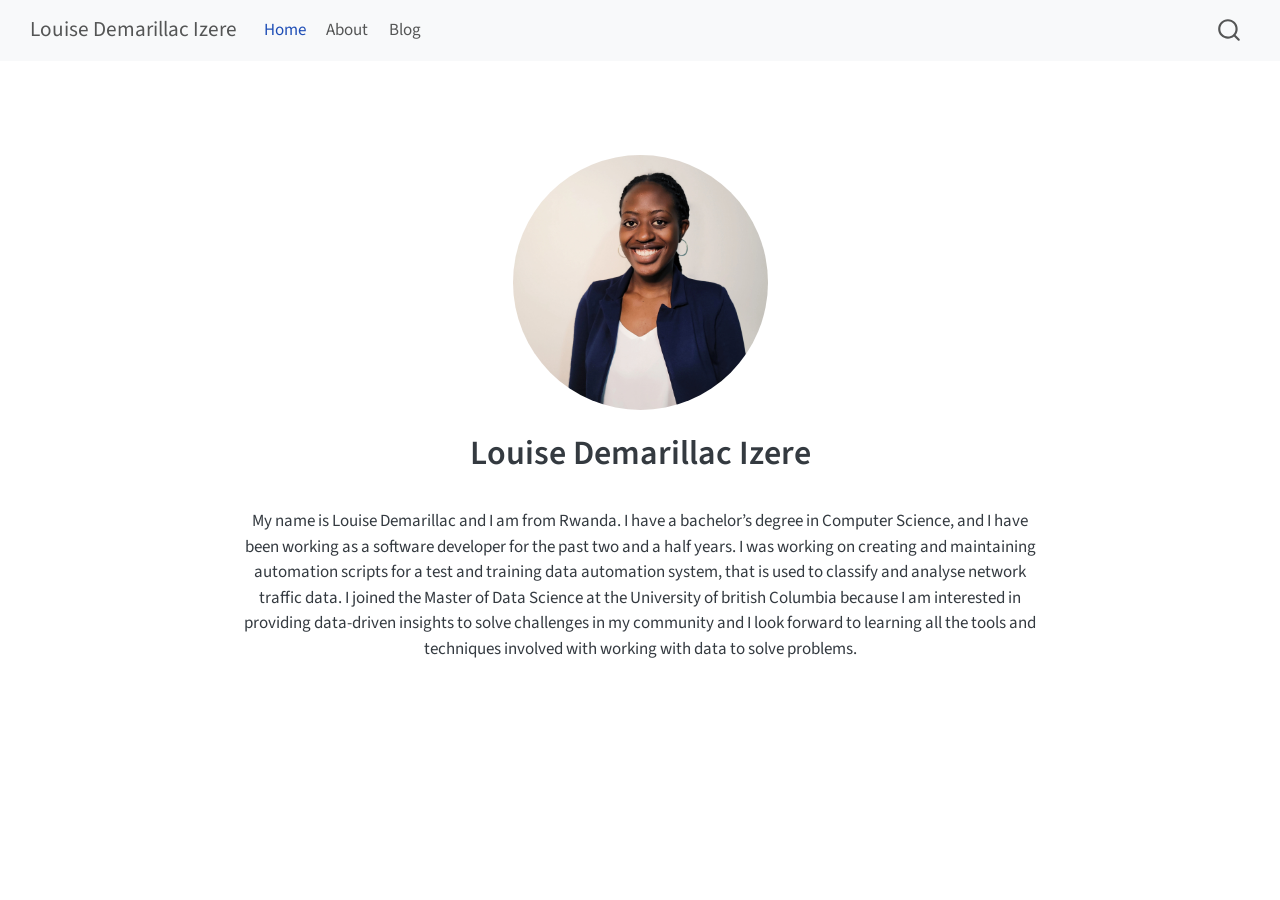
<file: docs/index.html>
<!DOCTYPE html>
<html xmlns="http://www.w3.org/1999/xhtml" lang="en" xml:lang="en"><head>

<meta charset="utf-8">
<meta name="generator" content="quarto-1.10.18">

<meta name="viewport" content="width=device-width, initial-scale=1.0, user-scalable=yes">


<title>Louise Demarillac Izere</title>
<style>
/* Default styles provided by pandoc.
** See https://pandoc.org/MANUAL.html#variables-for-html for config info.
*/
span.smallcaps{font-variant: small-caps;}
div.columns{display: flex; gap: 1.5em;}
div.column{flex: auto;}
@media screen {
div.columns{gap: min(4vw, 1.5em);}
div.column{overflow-x: auto;}
}
div.hanging-indent{margin-left: 1.5em; text-indent: -1.5em;}
ul.task-list{list-style: none;}
ul.task-list li input[type="checkbox"] {
  width: 0.8em;
  margin: 0 0.8em 0.2em -1em; /* quarto-specific, see https://github.com/quarto-dev/quarto-cli/issues/4556 */ 
  vertical-align: middle;
}
</style>


<script src="site_libs/quarto-nav/quarto-nav.js"></script>
<script src="site_libs/quarto-nav/headroom.min.js"></script>
<script src="site_libs/clipboard/clipboard.min.js"></script>
<script src="site_libs/quarto-search/autocomplete.umd.js"></script>
<script src="site_libs/quarto-search/fuse.min.js"></script>
<script src="site_libs/quarto-search/quarto-search.js"></script>
<meta name="quarto:offset" content="./">
<script src="site_libs/quarto-html/quarto.js" type="module"></script>
<script src="site_libs/quarto-html/tabsets/tabsets.js" type="module"></script>
<script src="site_libs/quarto-html/popper.min.js"></script>
<script src="site_libs/quarto-html/tippy.umd.min.js"></script>
<link href="site_libs/quarto-html/tippy.css" rel="stylesheet">
<link href="site_libs/quarto-html/quarto-syntax-highlighting-64a204ab8560d761af7679ceaba22944.css" rel="stylesheet" id="quarto-text-highlighting-styles">
<script src="site_libs/bootstrap/bootstrap.min.js"></script>
<link href="site_libs/bootstrap/bootstrap-icons.css" rel="stylesheet">
<link href="site_libs/bootstrap/bootstrap-445b8638c3d06994fee0907d791121c4.min.css" rel="stylesheet" append-hash="true" id="quarto-bootstrap" data-mode="light">
<script id="quarto-search-options" type="application/json">{
  "location": "navbar",
  "copy-button": false,
  "collapse-after": 3,
  "panel-placement": "end",
  "type": "overlay",
  "limit": 50,
  "keyboard-shortcut": [
    "f",
    "/",
    "s"
  ],
  "show-item-context": false,
  "language": {
    "search-no-results-text": "No results",
    "search-matching-documents-text": "matching documents",
    "search-copy-link-title": "Copy link to search",
    "search-hide-matches-text": "Hide additional matches",
    "search-more-match-text": "more match in this document",
    "search-more-matches-text": "more matches in this document",
    "search-clear-button-title": "Clear",
    "search-text-placeholder": "",
    "search-detached-cancel-button-title": "Cancel",
    "search-submit-button-title": "Submit",
    "search-label": "Search"
  }
}</script>


<link rel="stylesheet" href="styles.css">
</head>

<body class="nav-fixed fullcontent quarto-light">

<div id="quarto-search-results"></div>
  <header id="quarto-header" class="headroom fixed-top">
    <nav class="navbar navbar-expand-lg " data-bs-theme="dark">
      <div class="navbar-container container-fluid">
      <div class="navbar-brand-container mx-auto">
    <a class="navbar-brand" href="./index.html">
    <span class="navbar-title">Louise Demarillac Izere</span>
    </a>
  </div>
            <div id="quarto-search" class="" title="Search"></div>
          <button class="navbar-toggler" type="button" data-bs-toggle="collapse" data-bs-target="#navbarCollapse" aria-controls="navbarCollapse" role="menu" aria-expanded="false" aria-label="Toggle navigation" onclick="if (window.quartoToggleHeadroom) { window.quartoToggleHeadroom(); }">
  <span class="navbar-toggler-icon"></span>
</button>
          <div class="collapse navbar-collapse" id="navbarCollapse">
            <ul class="navbar-nav navbar-nav-scroll me-auto">
  <li class="nav-item">
    <a class="nav-link active" href="./index.html" aria-current="page"> 
<span class="menu-text">Home</span></a>
  </li>  
  <li class="nav-item">
    <a class="nav-link" href="./about.html"> 
<span class="menu-text">About</span></a>
  </li>  
  <li class="nav-item">
    <a class="nav-link" href="./blog.html"> 
<span class="menu-text">Blog</span></a>
  </li>  
</ul>
          </div> <!-- /navcollapse -->
            <div class="quarto-navbar-tools">
</div>
      </div> <!-- /container-fluid -->
    </nav>
</header>
<!-- content -->
<div id="quarto-content" class="quarto-container page-columns page-rows-contents page-layout-article page-navbar">
<!-- sidebar -->
<!-- margin-sidebar -->
    
<!-- main -->
<div class="quarto-about-jolla">
  <img src="images/profile.jpg" class="about-image
  round " style="height: 15em; width: 15em;">
 <header id="title-block-header" class="quarto-title-block default">
<div class="quarto-title">
<h1 class="title">Louise Demarillac Izere</h1>
</div>
<div class="quarto-title-meta">
  </div>
</header><main class="content" id="quarto-document-content">
<p>My name is Louise Demarillac and I am from Rwanda. I have a bachelor’s degree in Computer Science, and I have been working as a software developer for the past two and a half years. I was working on creating and maintaining automation scripts for a test and training data automation system, that is used to classify and analyse network traffic data. I joined the Master of Data Science at the University of british Columbia because I am interested in providing data-driven insights to solve challenges in my community and I look forward to learning all the tools and techniques involved with working with data to solve problems.</p>


</main>  
</div>
 <!-- /main -->
<script id="quarto-html-after-body" type="application/javascript">
  window.document.addEventListener("DOMContentLoaded", function (event) {
    const isCodeAnnotation = (el) => {
      for (const clz of el.classList) {
        if (clz.startsWith('code-annotation-')) {                     
          return true;
        }
      }
      return false;
    }
    const onCopySuccess = function(e) {
      // button target
      const button = e.trigger;
      // don't keep focus
      button.blur();
      // flash "checked"
      button.classList.add('code-copy-button-checked');
      var currentTitle = button.getAttribute("title");
      button.setAttribute("title", "Copied!");
      let tooltip;
      if (window.bootstrap) {
        button.setAttribute("data-bs-toggle", "tooltip");
        button.setAttribute("data-bs-placement", "left");
        button.setAttribute("data-bs-title", "Copied!");
        tooltip = new bootstrap.Tooltip(button, 
          { trigger: "manual", 
            customClass: "code-copy-button-tooltip",
            offset: [0, -8]});
        tooltip.show();    
      }
      setTimeout(function() {
        if (tooltip) {
          tooltip.hide();
          button.removeAttribute("data-bs-title");
          button.removeAttribute("data-bs-toggle");
          button.removeAttribute("data-bs-placement");
        }
        button.setAttribute("title", currentTitle);
        button.classList.remove('code-copy-button-checked');
      }, 1000);
      // clear code selection
      e.clearSelection();
    }
    const getTextToCopy = function(trigger) {
      const outerScaffold = trigger.parentElement.cloneNode(true);
      const codeEl = outerScaffold.querySelector('code');
      for (const childEl of codeEl.children) {
        if (isCodeAnnotation(childEl)) {
          childEl.remove();
        }
      }
      return codeEl.innerText;
    }
    const clipboard = new window.ClipboardJS('.code-copy-button:not([data-in-quarto-modal])', {
      text: getTextToCopy
    });
    clipboard.on('success', onCopySuccess);
    if (window.document.getElementById('quarto-embedded-source-code-modal')) {
      const clipboardModal = new window.ClipboardJS('.code-copy-button[data-in-quarto-modal]', {
        text: getTextToCopy,
        container: window.document.getElementById('quarto-embedded-source-code-modal')
      });
      clipboardModal.on('success', onCopySuccess);
    }
      var localhostRegex = new RegExp(/^(?:http|https):\/\/localhost\:?[0-9]*\//);
      var mailtoRegex = new RegExp(/^mailto:/);
        var filterRegex = new RegExp('/' + window.location.host + '/');
      var isInternal = (href) => {
          return filterRegex.test(href) || localhostRegex.test(href) || mailtoRegex.test(href);
      }
      // Inspect non-navigation links and adorn them if external
     var links = window.document.querySelectorAll('a[href]:not(.nav-link):not(.navbar-brand):not(.toc-action):not(.sidebar-link):not(.sidebar-item-toggle):not(.pagination-link):not(.no-external):not([aria-hidden]):not(.dropdown-item):not(.quarto-navigation-tool):not(.about-link)');
      for (var i=0; i<links.length; i++) {
        const link = links[i];
        if (!isInternal(link.href)) {
          // undo the damage that might have been done by quarto-nav.js in the case of
          // links that we want to consider external
          if (link.dataset.originalHref !== undefined) {
            link.href = link.dataset.originalHref;
          }
        }
      }
    function tippyHover(el, contentFn, onTriggerFn, onUntriggerFn) {
      const config = {
        allowHTML: true,
        maxWidth: 500,
        delay: 100,
        arrow: false,
        appendTo: function(el) {
            return el.parentElement;
        },
        interactive: true,
        interactiveBorder: 10,
        theme: 'quarto',
        placement: 'bottom-start',
      };
      if (contentFn) {
        config.content = contentFn;
      }
      if (onTriggerFn) {
        config.onTrigger = onTriggerFn;
      }
      if (onUntriggerFn) {
        config.onUntrigger = onUntriggerFn;
      }
      window.tippy(el, config); 
    }
    const noterefs = window.document.querySelectorAll('a[role="doc-noteref"]');
    for (var i=0; i<noterefs.length; i++) {
      const ref = noterefs[i];
      tippyHover(ref, function() {
        // use id or data attribute instead here
        let href = ref.getAttribute('data-footnote-href') || ref.getAttribute('href');
        try { href = new URL(href).hash; } catch {}
        const id = href.replace(/^#\/?/, "");
        const note = window.document.getElementById(id);
        if (note) {
          return note.innerHTML;
        } else {
          return "";
        }
      });
    }
    const xrefs = window.document.querySelectorAll('a.quarto-xref');
    const processXRef = (id, note) => {
      // Strip column container classes
      const stripColumnClz = (el) => {
        el.classList.remove("page-full", "page-columns");
        if (el.children) {
          for (const child of el.children) {
            stripColumnClz(child);
          }
        }
      }
      stripColumnClz(note)
      if (id === null || id.startsWith('sec-')) {
        // Special case sections, only their first couple elements
        const container = document.createElement("div");
        if (note.children && note.children.length > 2) {
          container.appendChild(note.children[0].cloneNode(true));
          for (let i = 1; i < note.children.length; i++) {
            const child = note.children[i];
            if (child.tagName === "P" && child.innerText === "") {
              continue;
            } else {
              container.appendChild(child.cloneNode(true));
              break;
            }
          }
          if (window.Quarto?.typesetMath) {
            window.Quarto.typesetMath(container);
          }
          return container.innerHTML
        } else {
          if (window.Quarto?.typesetMath) {
            window.Quarto.typesetMath(note);
          }
          return note.innerHTML;
        }
      } else {
        // Remove any anchor links if they are present
        const anchorLink = note.querySelector('a.anchorjs-link');
        if (anchorLink) {
          anchorLink.remove();
        }
        if (window.Quarto?.typesetMath) {
          window.Quarto.typesetMath(note);
        }
        if (note.classList.contains("callout")) {
          return note.outerHTML;
        } else {
          return note.innerHTML;
        }
      }
    }
    for (var i=0; i<xrefs.length; i++) {
      const xref = xrefs[i];
      tippyHover(xref, undefined, function(instance) {
        instance.disable();
        let url = xref.getAttribute('href');
        let hash = undefined; 
        if (url.startsWith('#')) {
          hash = url;
        } else {
          try { hash = new URL(url).hash; } catch {}
        }
        if (hash) {
          const id = hash.replace(/^#\/?/, "");
          const note = window.document.getElementById(id);
          if (note !== null) {
            try {
              const html = processXRef(id, note.cloneNode(true));
              instance.setContent(html);
            } finally {
              instance.enable();
              instance.show();
            }
          } else {
            // See if we can fetch this
            fetch(url.split('#')[0])
            .then(res => res.text())
            .then(html => {
              const parser = new DOMParser();
              const htmlDoc = parser.parseFromString(html, "text/html");
              const note = htmlDoc.getElementById(id);
              if (note !== null) {
                const html = processXRef(id, note);
                instance.setContent(html);
              } 
            }).finally(() => {
              instance.enable();
              instance.show();
            });
          }
        } else {
          // See if we can fetch a full url (with no hash to target)
          // This is a special case and we should probably do some content thinning / targeting
          fetch(url)
          .then(res => res.text())
          .then(html => {
            const parser = new DOMParser();
            const htmlDoc = parser.parseFromString(html, "text/html");
            const note = htmlDoc.querySelector('main.content');
            if (note !== null) {
              // This should only happen for chapter cross references
              // (since there is no id in the URL)
              // remove the first header
              if (note.children.length > 0 && note.children[0].tagName === "HEADER") {
                note.children[0].remove();
              }
              const html = processXRef(null, note);
              instance.setContent(html);
            } 
          }).finally(() => {
            instance.enable();
            instance.show();
          });
        }
      }, function(instance) {
      });
    }
        let selectedAnnoteEl;
        const selectorForAnnotation = ( cell, annotation) => {
          let cellAttr = 'data-code-cell="' + cell + '"';
          let lineAttr = 'data-code-annotation="' +  annotation + '"';
          const selector = 'span[' + cellAttr + '][' + lineAttr + ']';
          return selector;
        }
        const selectCodeLines = (annoteEl) => {
          const doc = window.document;
          const targetCell = annoteEl.getAttribute("data-target-cell");
          const targetAnnotation = annoteEl.getAttribute("data-target-annotation");
          const annoteSpan = window.document.querySelector(selectorForAnnotation(targetCell, targetAnnotation));
          const lines = annoteSpan.getAttribute("data-code-lines").split(",");
          const lineIds = lines.map((line) => {
            return targetCell + "-" + line;
          })
          let top = null;
          let height = null;
          let parent = null;
          if (lineIds.length > 0) {
              //compute the position of the single el (top and bottom and make a div)
              const el = window.document.getElementById(lineIds[0]);
              top = el.offsetTop;
              height = el.offsetHeight;
              parent = el.parentElement.parentElement;
            if (lineIds.length > 1) {
              const lastEl = window.document.getElementById(lineIds[lineIds.length - 1]);
              const bottom = lastEl.offsetTop + lastEl.offsetHeight;
              height = bottom - top;
            }
            if (top !== null && height !== null && parent !== null) {
              // cook up a div (if necessary) and position it 
              let div = window.document.getElementById("code-annotation-line-highlight");
              if (div === null) {
                div = window.document.createElement("div");
                div.setAttribute("id", "code-annotation-line-highlight");
                div.style.position = 'absolute';
                parent.appendChild(div);
              }
              div.style.top = top - 2 + "px";
              div.style.height = height + 4 + "px";
              div.style.left = 0;
              let gutterDiv = window.document.getElementById("code-annotation-line-highlight-gutter");
              if (gutterDiv === null) {
                gutterDiv = window.document.createElement("div");
                gutterDiv.setAttribute("id", "code-annotation-line-highlight-gutter");
                gutterDiv.style.position = 'absolute';
                const codeCell = window.document.getElementById(targetCell);
                const gutter = codeCell.querySelector('.code-annotation-gutter');
                gutter.appendChild(gutterDiv);
              }
              gutterDiv.style.top = top - 2 + "px";
              gutterDiv.style.height = height + 4 + "px";
            }
            selectedAnnoteEl = annoteEl;
          }
        };
        const unselectCodeLines = () => {
          const elementsIds = ["code-annotation-line-highlight", "code-annotation-line-highlight-gutter"];
          elementsIds.forEach((elId) => {
            const div = window.document.getElementById(elId);
            if (div) {
              div.remove();
            }
          });
          selectedAnnoteEl = undefined;
        };
          // Handle positioning of the toggle
      window.addEventListener(
        "resize",
        throttle(() => {
          elRect = undefined;
          if (selectedAnnoteEl) {
            selectCodeLines(selectedAnnoteEl);
          }
        }, 10)
      );
      function throttle(fn, ms) {
      let throttle = false;
      let timer;
        return (...args) => {
          if(!throttle) { // first call gets through
              fn.apply(this, args);
              throttle = true;
          } else { // all the others get throttled
              if(timer) clearTimeout(timer); // cancel #2
              timer = setTimeout(() => {
                fn.apply(this, args);
                timer = throttle = false;
              }, ms);
          }
        };
      }
        // Attach click handler to the DT
        const annoteDls = window.document.querySelectorAll('dt[data-target-cell]');
        for (const annoteDlNode of annoteDls) {
          annoteDlNode.addEventListener('click', (event) => {
            const clickedEl = event.target;
            if (clickedEl !== selectedAnnoteEl) {
              unselectCodeLines();
              const activeEl = window.document.querySelector('dt[data-target-cell].code-annotation-active');
              if (activeEl) {
                activeEl.classList.remove('code-annotation-active');
              }
              selectCodeLines(clickedEl);
              clickedEl.classList.add('code-annotation-active');
            } else {
              // Unselect the line
              unselectCodeLines();
              clickedEl.classList.remove('code-annotation-active');
            }
          });
        }
    const findCites = (el) => {
      const parentEl = el.parentElement;
      if (parentEl) {
        const cites = parentEl.dataset.cites;
        if (cites) {
          return {
            el,
            cites: cites.split(' ')
          };
        } else {
          return findCites(el.parentElement)
        }
      } else {
        return undefined;
      }
    };
    var bibliorefs = window.document.querySelectorAll('a[role="doc-biblioref"]');
    for (var i=0; i<bibliorefs.length; i++) {
      const ref = bibliorefs[i];
      const citeInfo = findCites(ref);
      if (citeInfo) {
        tippyHover(citeInfo.el, function() {
          var popup = window.document.createElement('div');
          citeInfo.cites.forEach(function(cite) {
            var citeDiv = window.document.createElement('div');
            citeDiv.classList.add('hanging-indent');
            citeDiv.classList.add('csl-entry');
            var biblioDiv = window.document.getElementById('ref-' + cite);
            if (biblioDiv) {
              citeDiv.innerHTML = biblioDiv.innerHTML;
            }
            popup.appendChild(citeDiv);
          });
          return popup.innerHTML;
        });
      }
    }
  });
  </script>
</div> <!-- /content -->




</body></html>
</file>
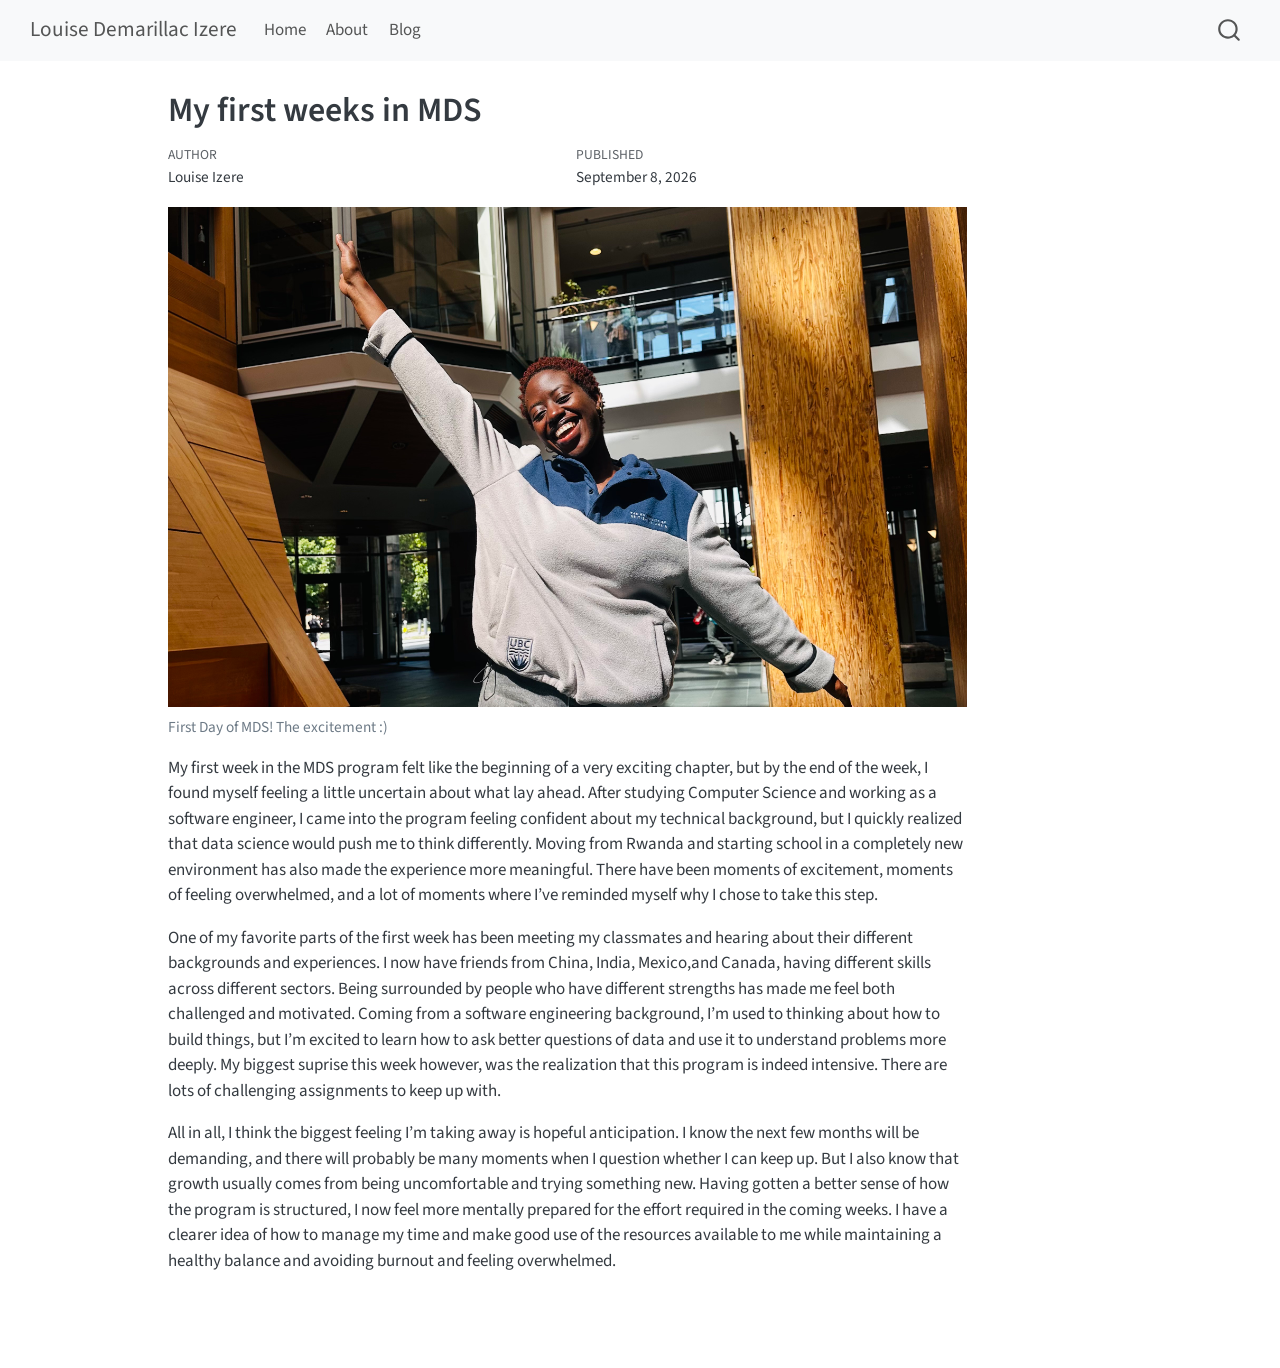
<file: docs/posts/first-weeks/index.html>
<!DOCTYPE html>
<html xmlns="http://www.w3.org/1999/xhtml" lang="en" xml:lang="en"><head>

<meta charset="utf-8">
<meta name="generator" content="quarto-1.10.18">

<meta name="viewport" content="width=device-width, initial-scale=1.0, user-scalable=yes">

<meta name="author" content="Louise Izere">
<meta name="dcterms.date" content="2026-09-08">

<title>My first weeks in MDS – Louise Demarillac Izere</title>
<style>
/* Default styles provided by pandoc.
** See https://pandoc.org/MANUAL.html#variables-for-html for config info.
*/
span.smallcaps{font-variant: small-caps;}
div.columns{display: flex; gap: 1.5em;}
div.column{flex: auto;}
@media screen {
div.columns{gap: min(4vw, 1.5em);}
div.column{overflow-x: auto;}
}
div.hanging-indent{margin-left: 1.5em; text-indent: -1.5em;}
ul.task-list{list-style: none;}
ul.task-list li input[type="checkbox"] {
  width: 0.8em;
  margin: 0 0.8em 0.2em -1em; /* quarto-specific, see https://github.com/quarto-dev/quarto-cli/issues/4556 */ 
  vertical-align: middle;
}
</style>


<script src="../../site_libs/quarto-nav/quarto-nav.js"></script>
<script src="../../site_libs/quarto-nav/headroom.min.js"></script>
<script src="../../site_libs/clipboard/clipboard.min.js"></script>
<script src="../../site_libs/quarto-search/autocomplete.umd.js"></script>
<script src="../../site_libs/quarto-search/fuse.min.js"></script>
<script src="../../site_libs/quarto-search/quarto-search.js"></script>
<meta name="quarto:offset" content="../../">
<script src="../../site_libs/quarto-html/quarto.js" type="module"></script>
<script src="../../site_libs/quarto-html/tabsets/tabsets.js" type="module"></script>
<script src="../../site_libs/quarto-html/popper.min.js"></script>
<script src="../../site_libs/quarto-html/tippy.umd.min.js"></script>
<script src="../../site_libs/quarto-html/anchor.min.js"></script>
<link href="../../site_libs/quarto-html/tippy.css" rel="stylesheet">
<link href="../../site_libs/quarto-html/quarto-syntax-highlighting-64a204ab8560d761af7679ceaba22944.css" rel="stylesheet" id="quarto-text-highlighting-styles">
<script src="../../site_libs/bootstrap/bootstrap.min.js"></script>
<link href="../../site_libs/bootstrap/bootstrap-icons.css" rel="stylesheet">
<link href="../../site_libs/bootstrap/bootstrap-445b8638c3d06994fee0907d791121c4.min.css" rel="stylesheet" append-hash="true" id="quarto-bootstrap" data-mode="light">
<script id="quarto-search-options" type="application/json">{
  "location": "navbar",
  "copy-button": false,
  "collapse-after": 3,
  "panel-placement": "end",
  "type": "overlay",
  "limit": 50,
  "keyboard-shortcut": [
    "f",
    "/",
    "s"
  ],
  "show-item-context": false,
  "language": {
    "search-no-results-text": "No results",
    "search-matching-documents-text": "matching documents",
    "search-copy-link-title": "Copy link to search",
    "search-hide-matches-text": "Hide additional matches",
    "search-more-match-text": "more match in this document",
    "search-more-matches-text": "more matches in this document",
    "search-clear-button-title": "Clear",
    "search-text-placeholder": "",
    "search-detached-cancel-button-title": "Cancel",
    "search-submit-button-title": "Submit",
    "search-label": "Search"
  }
}</script>


<link rel="stylesheet" href="../../styles.css">
</head>

<body class="nav-fixed quarto-light">

<div id="quarto-search-results"></div>
  <header id="quarto-header" class="headroom fixed-top">
    <nav class="navbar navbar-expand-lg " data-bs-theme="dark">
      <div class="navbar-container container-fluid">
      <div class="navbar-brand-container mx-auto">
    <a class="navbar-brand" href="../../index.html">
    <span class="navbar-title">Louise Demarillac Izere</span>
    </a>
  </div>
            <div id="quarto-search" class="" title="Search"></div>
          <button class="navbar-toggler" type="button" data-bs-toggle="collapse" data-bs-target="#navbarCollapse" aria-controls="navbarCollapse" role="menu" aria-expanded="false" aria-label="Toggle navigation" onclick="if (window.quartoToggleHeadroom) { window.quartoToggleHeadroom(); }">
  <span class="navbar-toggler-icon"></span>
</button>
          <div class="collapse navbar-collapse" id="navbarCollapse">
            <ul class="navbar-nav navbar-nav-scroll me-auto">
  <li class="nav-item">
    <a class="nav-link" href="../../index.html"> 
<span class="menu-text">Home</span></a>
  </li>  
  <li class="nav-item">
    <a class="nav-link" href="../../about.html"> 
<span class="menu-text">About</span></a>
  </li>  
  <li class="nav-item">
    <a class="nav-link" href="../../blog.html"> 
<span class="menu-text">Blog</span></a>
  </li>  
</ul>
          </div> <!-- /navcollapse -->
            <div class="quarto-navbar-tools">
</div>
      </div> <!-- /container-fluid -->
    </nav>
</header>
<!-- content -->
<div id="quarto-content" class="quarto-container page-columns page-rows-contents page-layout-article page-navbar">
<!-- sidebar -->
<!-- margin-sidebar -->
    <div id="quarto-margin-sidebar" class="sidebar margin-sidebar zindex-bottom">
        
    </div>
<!-- main -->
<main class="content" id="quarto-document-content">

<header id="title-block-header" class="quarto-title-block default">
<div class="quarto-title">
<h1 class="title">My first weeks in MDS</h1>
</div>



<div class="quarto-title-meta">

    <div>
    <div class="quarto-title-meta-heading">Author</div>
    <div class="quarto-title-meta-contents">
             <p>Louise Izere </p>
          </div>
  </div>
    
    <div>
    <div class="quarto-title-meta-heading">Published</div>
    <div class="quarto-title-meta-contents">
      <p class="date">September 8, 2026</p>
    </div>
  </div>
  
    
  </div>
  


</header>


<div class="quarto-figure quarto-figure-center">
<figure class="figure">
<p><img src="first_day.jpeg" class="first-day img-fluid figure-img"></p>
<figcaption>First Day of MDS! The excitement :)</figcaption>
</figure>
</div>
<p>My first week in the MDS program felt like the beginning of a very exciting chapter, but by the end of the week, I found myself feeling a little uncertain about what lay ahead. After studying Computer Science and working as a software engineer, I came into the program feeling confident about my technical background, but I quickly realized that data science would push me to think differently. Moving from Rwanda and starting school in a completely new environment has also made the experience more meaningful. There have been moments of excitement, moments of feeling overwhelmed, and a lot of moments where I’ve reminded myself why I chose to take this step.</p>
<p>One of my favorite parts of the first week has been meeting my classmates and hearing about their different backgrounds and experiences. I now have friends from China, India, Mexico,and Canada, having different skills across different sectors. Being surrounded by people who have different strengths has made me feel both challenged and motivated. Coming from a software engineering background, I’m used to thinking about how to build things, but I’m excited to learn how to ask better questions of data and use it to understand problems more deeply. My biggest suprise this week however, was the realization that this program is indeed intensive. There are lots of challenging assignments to keep up with.</p>
<p>All in all, I think the biggest feeling I’m taking away is hopeful anticipation. I know the next few months will be demanding, and there will probably be many moments when I question whether I can keep up. But I also know that growth usually comes from being uncomfortable and trying something new. Having gotten a better sense of how the program is structured, I now feel more mentally prepared for the effort required in the coming weeks. I have a clearer idea of how to manage my time and make good use of the resources available to me while maintaining a healthy balance and avoiding burnout and feeling overwhelmed.</p>



</main> <!-- /main -->
<script id="quarto-html-after-body" type="application/javascript">
  window.document.addEventListener("DOMContentLoaded", function (event) {
    const icon = "";
    const anchorJS = new window.AnchorJS();
    anchorJS.options = {
      placement: 'right',
      icon: icon
    };
    anchorJS.add('.anchored');
    const isCodeAnnotation = (el) => {
      for (const clz of el.classList) {
        if (clz.startsWith('code-annotation-')) {                     
          return true;
        }
      }
      return false;
    }
    const onCopySuccess = function(e) {
      // button target
      const button = e.trigger;
      // don't keep focus
      button.blur();
      // flash "checked"
      button.classList.add('code-copy-button-checked');
      var currentTitle = button.getAttribute("title");
      button.setAttribute("title", "Copied!");
      let tooltip;
      if (window.bootstrap) {
        button.setAttribute("data-bs-toggle", "tooltip");
        button.setAttribute("data-bs-placement", "left");
        button.setAttribute("data-bs-title", "Copied!");
        tooltip = new bootstrap.Tooltip(button, 
          { trigger: "manual", 
            customClass: "code-copy-button-tooltip",
            offset: [0, -8]});
        tooltip.show();    
      }
      setTimeout(function() {
        if (tooltip) {
          tooltip.hide();
          button.removeAttribute("data-bs-title");
          button.removeAttribute("data-bs-toggle");
          button.removeAttribute("data-bs-placement");
        }
        button.setAttribute("title", currentTitle);
        button.classList.remove('code-copy-button-checked');
      }, 1000);
      // clear code selection
      e.clearSelection();
    }
    const getTextToCopy = function(trigger) {
      const outerScaffold = trigger.parentElement.cloneNode(true);
      const codeEl = outerScaffold.querySelector('code');
      for (const childEl of codeEl.children) {
        if (isCodeAnnotation(childEl)) {
          childEl.remove();
        }
      }
      return codeEl.innerText;
    }
    const clipboard = new window.ClipboardJS('.code-copy-button:not([data-in-quarto-modal])', {
      text: getTextToCopy
    });
    clipboard.on('success', onCopySuccess);
    if (window.document.getElementById('quarto-embedded-source-code-modal')) {
      const clipboardModal = new window.ClipboardJS('.code-copy-button[data-in-quarto-modal]', {
        text: getTextToCopy,
        container: window.document.getElementById('quarto-embedded-source-code-modal')
      });
      clipboardModal.on('success', onCopySuccess);
    }
      var localhostRegex = new RegExp(/^(?:http|https):\/\/localhost\:?[0-9]*\//);
      var mailtoRegex = new RegExp(/^mailto:/);
        var filterRegex = new RegExp('/' + window.location.host + '/');
      var isInternal = (href) => {
          return filterRegex.test(href) || localhostRegex.test(href) || mailtoRegex.test(href);
      }
      // Inspect non-navigation links and adorn them if external
     var links = window.document.querySelectorAll('a[href]:not(.nav-link):not(.navbar-brand):not(.toc-action):not(.sidebar-link):not(.sidebar-item-toggle):not(.pagination-link):not(.no-external):not([aria-hidden]):not(.dropdown-item):not(.quarto-navigation-tool):not(.about-link)');
      for (var i=0; i<links.length; i++) {
        const link = links[i];
        if (!isInternal(link.href)) {
          // undo the damage that might have been done by quarto-nav.js in the case of
          // links that we want to consider external
          if (link.dataset.originalHref !== undefined) {
            link.href = link.dataset.originalHref;
          }
        }
      }
    function tippyHover(el, contentFn, onTriggerFn, onUntriggerFn) {
      const config = {
        allowHTML: true,
        maxWidth: 500,
        delay: 100,
        arrow: false,
        appendTo: function(el) {
            return el.parentElement;
        },
        interactive: true,
        interactiveBorder: 10,
        theme: 'quarto',
        placement: 'bottom-start',
      };
      if (contentFn) {
        config.content = contentFn;
      }
      if (onTriggerFn) {
        config.onTrigger = onTriggerFn;
      }
      if (onUntriggerFn) {
        config.onUntrigger = onUntriggerFn;
      }
      window.tippy(el, config); 
    }
    const noterefs = window.document.querySelectorAll('a[role="doc-noteref"]');
    for (var i=0; i<noterefs.length; i++) {
      const ref = noterefs[i];
      tippyHover(ref, function() {
        // use id or data attribute instead here
        let href = ref.getAttribute('data-footnote-href') || ref.getAttribute('href');
        try { href = new URL(href).hash; } catch {}
        const id = href.replace(/^#\/?/, "");
        const note = window.document.getElementById(id);
        if (note) {
          return note.innerHTML;
        } else {
          return "";
        }
      });
    }
    const xrefs = window.document.querySelectorAll('a.quarto-xref');
    const processXRef = (id, note) => {
      // Strip column container classes
      const stripColumnClz = (el) => {
        el.classList.remove("page-full", "page-columns");
        if (el.children) {
          for (const child of el.children) {
            stripColumnClz(child);
          }
        }
      }
      stripColumnClz(note)
      if (id === null || id.startsWith('sec-')) {
        // Special case sections, only their first couple elements
        const container = document.createElement("div");
        if (note.children && note.children.length > 2) {
          container.appendChild(note.children[0].cloneNode(true));
          for (let i = 1; i < note.children.length; i++) {
            const child = note.children[i];
            if (child.tagName === "P" && child.innerText === "") {
              continue;
            } else {
              container.appendChild(child.cloneNode(true));
              break;
            }
          }
          if (window.Quarto?.typesetMath) {
            window.Quarto.typesetMath(container);
          }
          return container.innerHTML
        } else {
          if (window.Quarto?.typesetMath) {
            window.Quarto.typesetMath(note);
          }
          return note.innerHTML;
        }
      } else {
        // Remove any anchor links if they are present
        const anchorLink = note.querySelector('a.anchorjs-link');
        if (anchorLink) {
          anchorLink.remove();
        }
        if (window.Quarto?.typesetMath) {
          window.Quarto.typesetMath(note);
        }
        if (note.classList.contains("callout")) {
          return note.outerHTML;
        } else {
          return note.innerHTML;
        }
      }
    }
    for (var i=0; i<xrefs.length; i++) {
      const xref = xrefs[i];
      tippyHover(xref, undefined, function(instance) {
        instance.disable();
        let url = xref.getAttribute('href');
        let hash = undefined; 
        if (url.startsWith('#')) {
          hash = url;
        } else {
          try { hash = new URL(url).hash; } catch {}
        }
        if (hash) {
          const id = hash.replace(/^#\/?/, "");
          const note = window.document.getElementById(id);
          if (note !== null) {
            try {
              const html = processXRef(id, note.cloneNode(true));
              instance.setContent(html);
            } finally {
              instance.enable();
              instance.show();
            }
          } else {
            // See if we can fetch this
            fetch(url.split('#')[0])
            .then(res => res.text())
            .then(html => {
              const parser = new DOMParser();
              const htmlDoc = parser.parseFromString(html, "text/html");
              const note = htmlDoc.getElementById(id);
              if (note !== null) {
                const html = processXRef(id, note);
                instance.setContent(html);
              } 
            }).finally(() => {
              instance.enable();
              instance.show();
            });
          }
        } else {
          // See if we can fetch a full url (with no hash to target)
          // This is a special case and we should probably do some content thinning / targeting
          fetch(url)
          .then(res => res.text())
          .then(html => {
            const parser = new DOMParser();
            const htmlDoc = parser.parseFromString(html, "text/html");
            const note = htmlDoc.querySelector('main.content');
            if (note !== null) {
              // This should only happen for chapter cross references
              // (since there is no id in the URL)
              // remove the first header
              if (note.children.length > 0 && note.children[0].tagName === "HEADER") {
                note.children[0].remove();
              }
              const html = processXRef(null, note);
              instance.setContent(html);
            } 
          }).finally(() => {
            instance.enable();
            instance.show();
          });
        }
      }, function(instance) {
      });
    }
        let selectedAnnoteEl;
        const selectorForAnnotation = ( cell, annotation) => {
          let cellAttr = 'data-code-cell="' + cell + '"';
          let lineAttr = 'data-code-annotation="' +  annotation + '"';
          const selector = 'span[' + cellAttr + '][' + lineAttr + ']';
          return selector;
        }
        const selectCodeLines = (annoteEl) => {
          const doc = window.document;
          const targetCell = annoteEl.getAttribute("data-target-cell");
          const targetAnnotation = annoteEl.getAttribute("data-target-annotation");
          const annoteSpan = window.document.querySelector(selectorForAnnotation(targetCell, targetAnnotation));
          const lines = annoteSpan.getAttribute("data-code-lines").split(",");
          const lineIds = lines.map((line) => {
            return targetCell + "-" + line;
          })
          let top = null;
          let height = null;
          let parent = null;
          if (lineIds.length > 0) {
              //compute the position of the single el (top and bottom and make a div)
              const el = window.document.getElementById(lineIds[0]);
              top = el.offsetTop;
              height = el.offsetHeight;
              parent = el.parentElement.parentElement;
            if (lineIds.length > 1) {
              const lastEl = window.document.getElementById(lineIds[lineIds.length - 1]);
              const bottom = lastEl.offsetTop + lastEl.offsetHeight;
              height = bottom - top;
            }
            if (top !== null && height !== null && parent !== null) {
              // cook up a div (if necessary) and position it 
              let div = window.document.getElementById("code-annotation-line-highlight");
              if (div === null) {
                div = window.document.createElement("div");
                div.setAttribute("id", "code-annotation-line-highlight");
                div.style.position = 'absolute';
                parent.appendChild(div);
              }
              div.style.top = top - 2 + "px";
              div.style.height = height + 4 + "px";
              div.style.left = 0;
              let gutterDiv = window.document.getElementById("code-annotation-line-highlight-gutter");
              if (gutterDiv === null) {
                gutterDiv = window.document.createElement("div");
                gutterDiv.setAttribute("id", "code-annotation-line-highlight-gutter");
                gutterDiv.style.position = 'absolute';
                const codeCell = window.document.getElementById(targetCell);
                const gutter = codeCell.querySelector('.code-annotation-gutter');
                gutter.appendChild(gutterDiv);
              }
              gutterDiv.style.top = top - 2 + "px";
              gutterDiv.style.height = height + 4 + "px";
            }
            selectedAnnoteEl = annoteEl;
          }
        };
        const unselectCodeLines = () => {
          const elementsIds = ["code-annotation-line-highlight", "code-annotation-line-highlight-gutter"];
          elementsIds.forEach((elId) => {
            const div = window.document.getElementById(elId);
            if (div) {
              div.remove();
            }
          });
          selectedAnnoteEl = undefined;
        };
          // Handle positioning of the toggle
      window.addEventListener(
        "resize",
        throttle(() => {
          elRect = undefined;
          if (selectedAnnoteEl) {
            selectCodeLines(selectedAnnoteEl);
          }
        }, 10)
      );
      function throttle(fn, ms) {
      let throttle = false;
      let timer;
        return (...args) => {
          if(!throttle) { // first call gets through
              fn.apply(this, args);
              throttle = true;
          } else { // all the others get throttled
              if(timer) clearTimeout(timer); // cancel #2
              timer = setTimeout(() => {
                fn.apply(this, args);
                timer = throttle = false;
              }, ms);
          }
        };
      }
        // Attach click handler to the DT
        const annoteDls = window.document.querySelectorAll('dt[data-target-cell]');
        for (const annoteDlNode of annoteDls) {
          annoteDlNode.addEventListener('click', (event) => {
            const clickedEl = event.target;
            if (clickedEl !== selectedAnnoteEl) {
              unselectCodeLines();
              const activeEl = window.document.querySelector('dt[data-target-cell].code-annotation-active');
              if (activeEl) {
                activeEl.classList.remove('code-annotation-active');
              }
              selectCodeLines(clickedEl);
              clickedEl.classList.add('code-annotation-active');
            } else {
              // Unselect the line
              unselectCodeLines();
              clickedEl.classList.remove('code-annotation-active');
            }
          });
        }
    const findCites = (el) => {
      const parentEl = el.parentElement;
      if (parentEl) {
        const cites = parentEl.dataset.cites;
        if (cites) {
          return {
            el,
            cites: cites.split(' ')
          };
        } else {
          return findCites(el.parentElement)
        }
      } else {
        return undefined;
      }
    };
    var bibliorefs = window.document.querySelectorAll('a[role="doc-biblioref"]');
    for (var i=0; i<bibliorefs.length; i++) {
      const ref = bibliorefs[i];
      const citeInfo = findCites(ref);
      if (citeInfo) {
        tippyHover(citeInfo.el, function() {
          var popup = window.document.createElement('div');
          citeInfo.cites.forEach(function(cite) {
            var citeDiv = window.document.createElement('div');
            citeDiv.classList.add('hanging-indent');
            citeDiv.classList.add('csl-entry');
            var biblioDiv = window.document.getElementById('ref-' + cite);
            if (biblioDiv) {
              citeDiv.innerHTML = biblioDiv.innerHTML;
            }
            popup.appendChild(citeDiv);
          });
          return popup.innerHTML;
        });
      }
    }
  });
  </script>
</div> <!-- /content -->




</body></html>
</file>
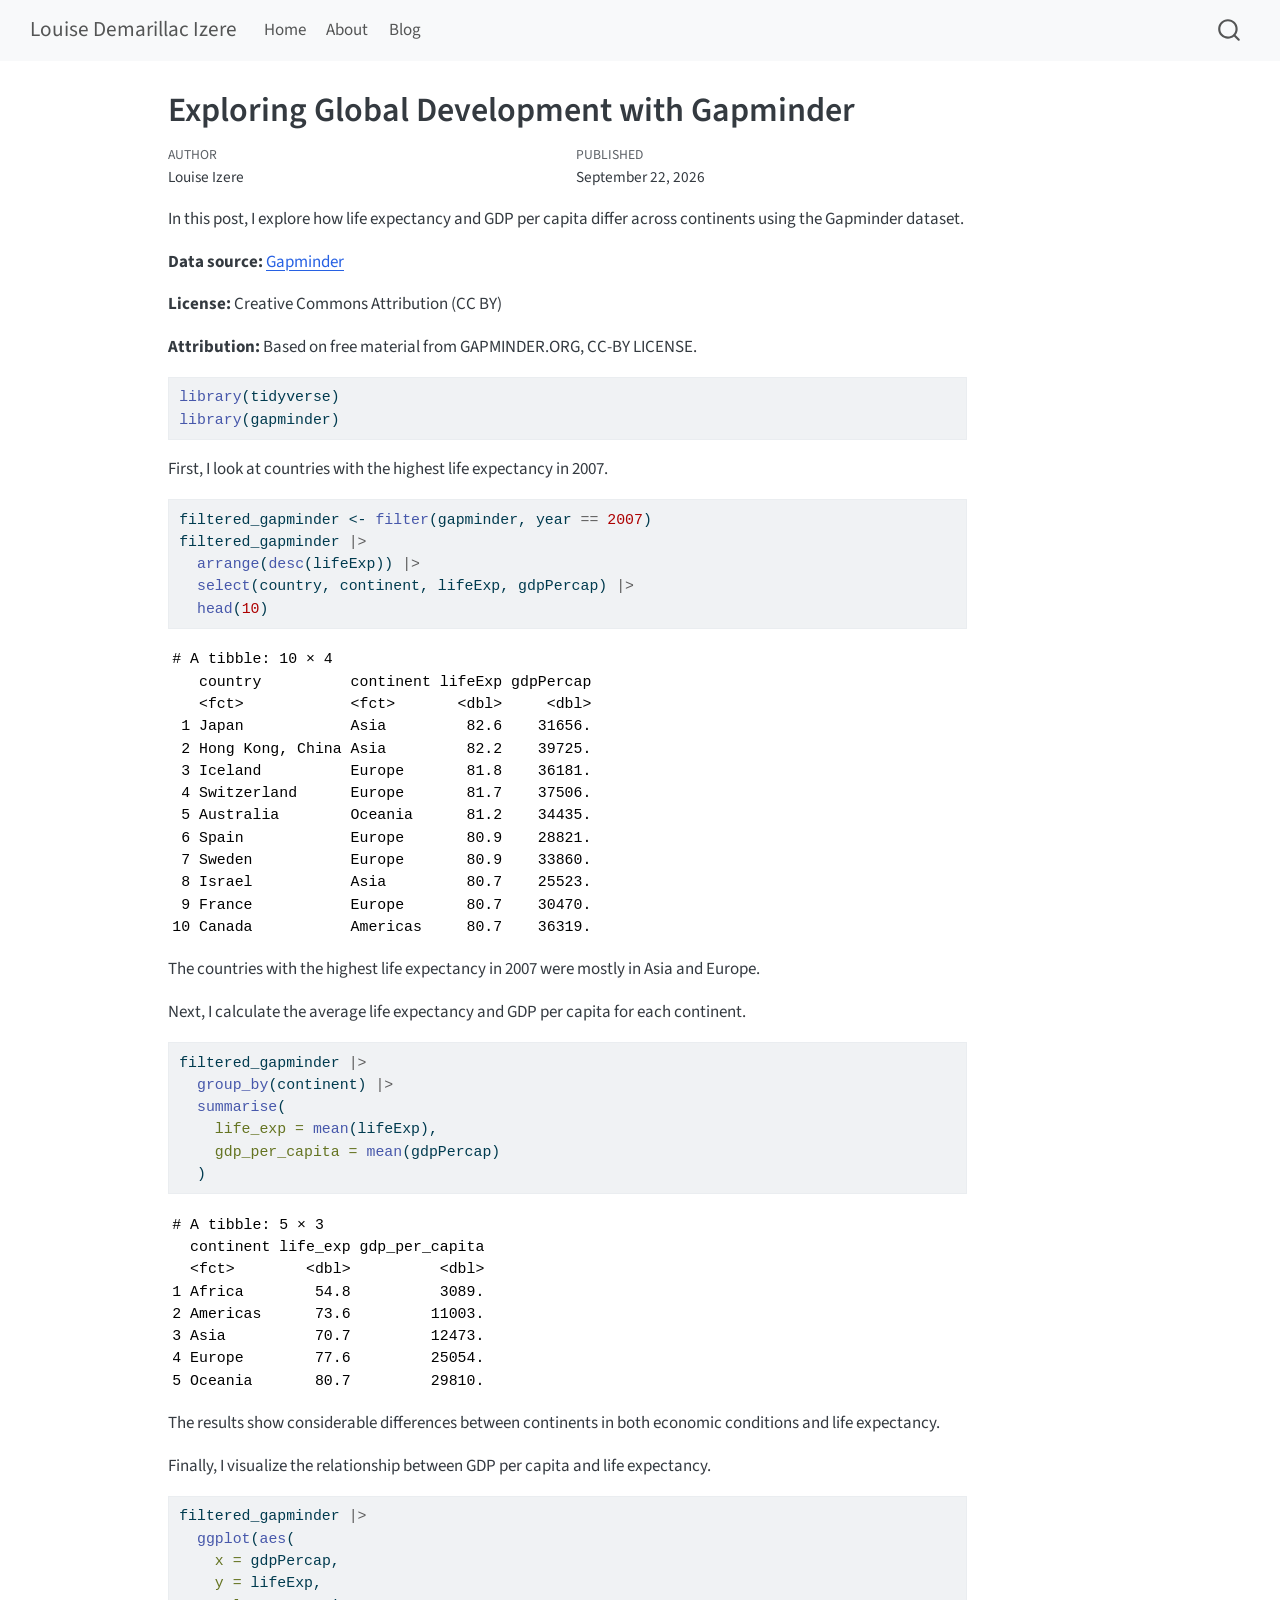
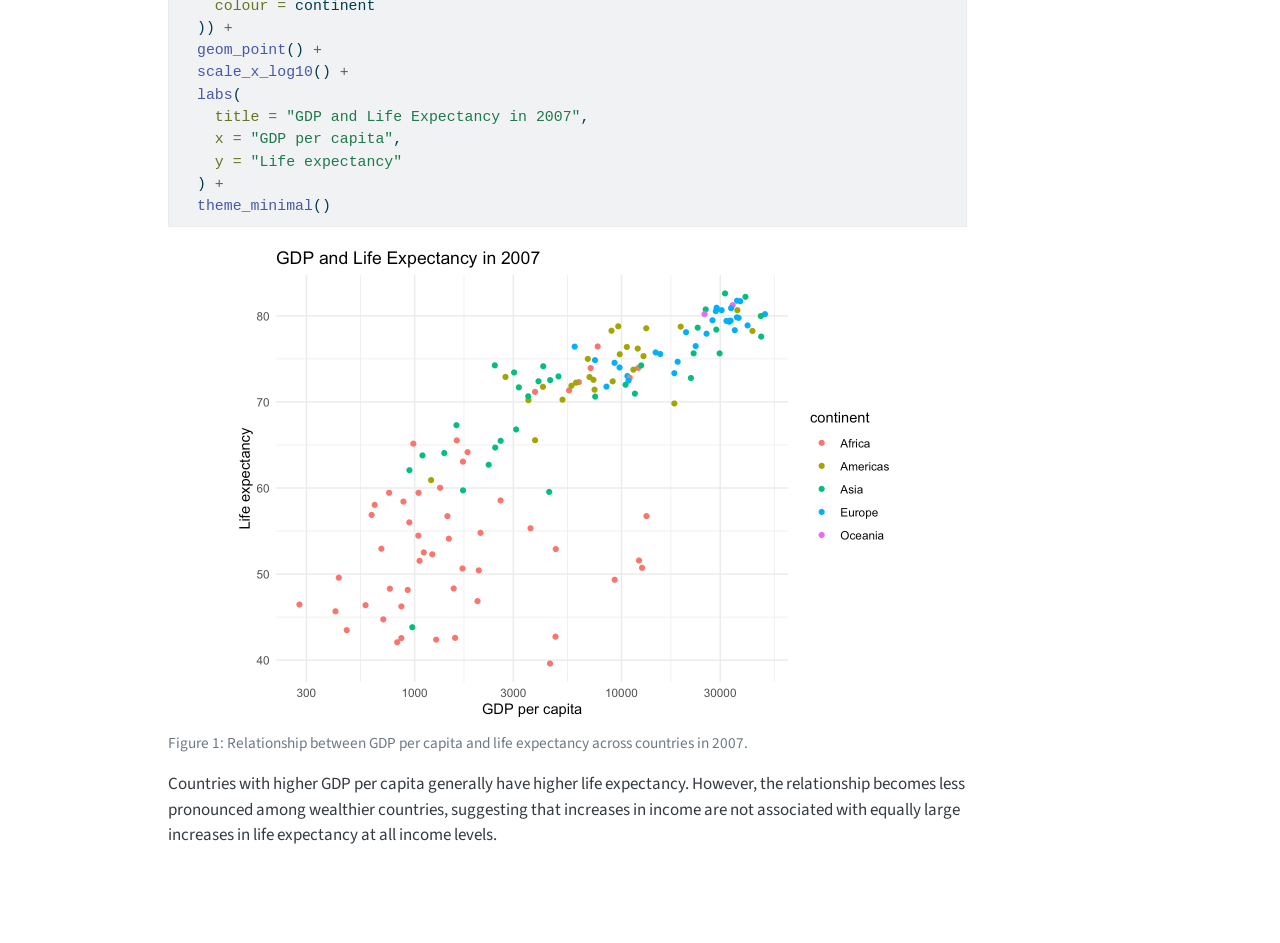
<file: docs/posts/r-posts/index.html>
<!DOCTYPE html>
<html xmlns="http://www.w3.org/1999/xhtml" lang="en" xml:lang="en"><head>

<meta charset="utf-8">
<meta name="generator" content="quarto-1.10.18">

<meta name="viewport" content="width=device-width, initial-scale=1.0, user-scalable=yes">

<meta name="author" content="Louise Izere">
<meta name="dcterms.date" content="2026-09-22">

<title>Exploring Global Development with Gapminder – Louise Demarillac Izere</title>
<style>
/* Default styles provided by pandoc.
** See https://pandoc.org/MANUAL.html#variables-for-html for config info.
*/
span.smallcaps{font-variant: small-caps;}
div.columns{display: flex; gap: 1.5em;}
div.column{flex: auto;}
@media screen {
div.columns{gap: min(4vw, 1.5em);}
div.column{overflow-x: auto;}
}
div.hanging-indent{margin-left: 1.5em; text-indent: -1.5em;}
ul.task-list{list-style: none;}
ul.task-list li input[type="checkbox"] {
  width: 0.8em;
  margin: 0 0.8em 0.2em -1em; /* quarto-specific, see https://github.com/quarto-dev/quarto-cli/issues/4556 */ 
  vertical-align: middle;
}
/* CSS for syntax highlighting */
html { -webkit-text-size-adjust: 100%; }
pre > code.sourceCode { white-space: pre; position: relative; }
pre > code.sourceCode > span { display: inline-block; line-height: 1.25; }
pre > code.sourceCode > span:empty { height: 1.2em; }
.sourceCode { overflow: visible; }
code.sourceCode > span { color: inherit; text-decoration: inherit; }
div.sourceCode { margin: 1em 0; }
pre.sourceCode { margin: 0; }
@media screen {
div.sourceCode { overflow: auto; }
}
@media print {
pre > code.sourceCode { white-space: pre-wrap; }
pre > code.sourceCode > span { text-indent: -5em; padding-left: 5em; }
}
pre.numberSource code
  { counter-reset: source-line 0; }
pre.numberSource code > span
  { position: relative; left: -4em; counter-increment: source-line; }
pre.numberSource code > span > a:first-child::before
  { content: counter(source-line);
    position: relative; left: -1em; text-align: right; vertical-align: baseline;
    border: none; display: inline-block;
    -webkit-touch-callout: none; -webkit-user-select: none;
    -khtml-user-select: none; -moz-user-select: none;
    -ms-user-select: none; user-select: none;
    padding: 0 4px; width: 4em;
  }
pre.numberSource { margin-left: 3em;  padding-left: 4px; }
div.sourceCode
  {   }
@media screen {
pre > code.sourceCode > span > a:first-child::before { text-decoration: underline; }
}
</style>


<script src="../../site_libs/quarto-nav/quarto-nav.js"></script>
<script src="../../site_libs/quarto-nav/headroom.min.js"></script>
<script src="../../site_libs/clipboard/clipboard.min.js"></script>
<script src="../../site_libs/quarto-search/autocomplete.umd.js"></script>
<script src="../../site_libs/quarto-search/fuse.min.js"></script>
<script src="../../site_libs/quarto-search/quarto-search.js"></script>
<meta name="quarto:offset" content="../../">
<script src="../../site_libs/quarto-html/quarto.js" type="module"></script>
<script src="../../site_libs/quarto-html/tabsets/tabsets.js" type="module"></script>
<script src="../../site_libs/quarto-html/popper.min.js"></script>
<script src="../../site_libs/quarto-html/tippy.umd.min.js"></script>
<script src="../../site_libs/quarto-html/anchor.min.js"></script>
<link href="../../site_libs/quarto-html/tippy.css" rel="stylesheet">
<link href="../../site_libs/quarto-html/quarto-syntax-highlighting-64a204ab8560d761af7679ceaba22944.css" rel="stylesheet" id="quarto-text-highlighting-styles">
<script src="../../site_libs/bootstrap/bootstrap.min.js"></script>
<link href="../../site_libs/bootstrap/bootstrap-icons.css" rel="stylesheet">
<link href="../../site_libs/bootstrap/bootstrap-445b8638c3d06994fee0907d791121c4.min.css" rel="stylesheet" append-hash="true" id="quarto-bootstrap" data-mode="light">
<script id="quarto-search-options" type="application/json">{
  "location": "navbar",
  "copy-button": false,
  "collapse-after": 3,
  "panel-placement": "end",
  "type": "overlay",
  "limit": 50,
  "keyboard-shortcut": [
    "f",
    "/",
    "s"
  ],
  "show-item-context": false,
  "language": {
    "search-no-results-text": "No results",
    "search-matching-documents-text": "matching documents",
    "search-copy-link-title": "Copy link to search",
    "search-hide-matches-text": "Hide additional matches",
    "search-more-match-text": "more match in this document",
    "search-more-matches-text": "more matches in this document",
    "search-clear-button-title": "Clear",
    "search-text-placeholder": "",
    "search-detached-cancel-button-title": "Cancel",
    "search-submit-button-title": "Submit",
    "search-label": "Search"
  }
}</script>


<link rel="stylesheet" href="../../styles.css">
</head>

<body class="nav-fixed quarto-light">

<div id="quarto-search-results"></div>
  <header id="quarto-header" class="headroom fixed-top">
    <nav class="navbar navbar-expand-lg " data-bs-theme="dark">
      <div class="navbar-container container-fluid">
      <div class="navbar-brand-container mx-auto">
    <a class="navbar-brand" href="../../index.html">
    <span class="navbar-title">Louise Demarillac Izere</span>
    </a>
  </div>
            <div id="quarto-search" class="" title="Search"></div>
          <button class="navbar-toggler" type="button" data-bs-toggle="collapse" data-bs-target="#navbarCollapse" aria-controls="navbarCollapse" role="menu" aria-expanded="false" aria-label="Toggle navigation" onclick="if (window.quartoToggleHeadroom) { window.quartoToggleHeadroom(); }">
  <span class="navbar-toggler-icon"></span>
</button>
          <div class="collapse navbar-collapse" id="navbarCollapse">
            <ul class="navbar-nav navbar-nav-scroll me-auto">
  <li class="nav-item">
    <a class="nav-link" href="../../index.html"> 
<span class="menu-text">Home</span></a>
  </li>  
  <li class="nav-item">
    <a class="nav-link" href="../../about.html"> 
<span class="menu-text">About</span></a>
  </li>  
  <li class="nav-item">
    <a class="nav-link" href="../../blog.html"> 
<span class="menu-text">Blog</span></a>
  </li>  
</ul>
          </div> <!-- /navcollapse -->
            <div class="quarto-navbar-tools">
</div>
      </div> <!-- /container-fluid -->
    </nav>
</header>
<!-- content -->
<div id="quarto-content" class="quarto-container page-columns page-rows-contents page-layout-article page-navbar">
<!-- sidebar -->
<!-- margin-sidebar -->
    <div id="quarto-margin-sidebar" class="sidebar margin-sidebar zindex-bottom">
        
    </div>
<!-- main -->
<main class="content" id="quarto-document-content">

<header id="title-block-header" class="quarto-title-block default">
<div class="quarto-title">
<h1 class="title">Exploring Global Development with Gapminder</h1>
</div>



<div class="quarto-title-meta">

    <div>
    <div class="quarto-title-meta-heading">Author</div>
    <div class="quarto-title-meta-contents">
             <p>Louise Izere </p>
          </div>
  </div>
    
    <div>
    <div class="quarto-title-meta-heading">Published</div>
    <div class="quarto-title-meta-contents">
      <p class="date">September 22, 2026</p>
    </div>
  </div>
  
    
  </div>
  


</header>


<p>In this post, I explore how life expectancy and GDP per capita differ across continents using the Gapminder dataset.</p>
<p><strong>Data source:</strong> <a href="https://www.gapminder.org/data/">Gapminder</a></p>
<p><strong>License:</strong> Creative Commons Attribution (CC BY)</p>
<p><strong>Attribution:</strong> Based on free material from GAPMINDER.ORG, CC-BY LICENSE.</p>
<div class="cell">
<div class="code-copy-outer-scaffold"><div class="sourceCode cell-code" id="cb1"><pre class="sourceCode r code-with-copy"><code class="sourceCode r"><span id="cb1-1"><a href="#cb1-1" aria-hidden="true" tabindex="-1"></a><span class="fu">library</span>(tidyverse)</span>
<span id="cb1-2"><a href="#cb1-2" aria-hidden="true" tabindex="-1"></a><span class="fu">library</span>(gapminder)</span></code></pre></div><button title="Copy to Clipboard" class="code-copy-button"><i class="bi"></i></button></div>
</div>
<p>First, I look at countries with the highest life expectancy in 2007.</p>
<div class="cell">
<div class="code-copy-outer-scaffold"><div class="sourceCode cell-code" id="cb2"><pre class="sourceCode r code-with-copy"><code class="sourceCode r"><span id="cb2-1"><a href="#cb2-1" aria-hidden="true" tabindex="-1"></a>filtered_gapminder <span class="ot">&lt;-</span> <span class="fu">filter</span>(gapminder, year <span class="sc">==</span> <span class="dv">2007</span>)</span>
<span id="cb2-2"><a href="#cb2-2" aria-hidden="true" tabindex="-1"></a>filtered_gapminder <span class="sc">|&gt;</span></span>
<span id="cb2-3"><a href="#cb2-3" aria-hidden="true" tabindex="-1"></a>  <span class="fu">arrange</span>(<span class="fu">desc</span>(lifeExp)) <span class="sc">|&gt;</span></span>
<span id="cb2-4"><a href="#cb2-4" aria-hidden="true" tabindex="-1"></a>  <span class="fu">select</span>(country, continent, lifeExp, gdpPercap) <span class="sc">|&gt;</span></span>
<span id="cb2-5"><a href="#cb2-5" aria-hidden="true" tabindex="-1"></a>  <span class="fu">head</span>(<span class="dv">10</span>)</span></code></pre></div><button title="Copy to Clipboard" class="code-copy-button"><i class="bi"></i></button></div>
<div class="cell-output cell-output-stdout">
<pre><code># A tibble: 10 × 4
   country          continent lifeExp gdpPercap
   &lt;fct&gt;            &lt;fct&gt;       &lt;dbl&gt;     &lt;dbl&gt;
 1 Japan            Asia         82.6    31656.
 2 Hong Kong, China Asia         82.2    39725.
 3 Iceland          Europe       81.8    36181.
 4 Switzerland      Europe       81.7    37506.
 5 Australia        Oceania      81.2    34435.
 6 Spain            Europe       80.9    28821.
 7 Sweden           Europe       80.9    33860.
 8 Israel           Asia         80.7    25523.
 9 France           Europe       80.7    30470.
10 Canada           Americas     80.7    36319.</code></pre>
</div>
</div>
<p>The countries with the highest life expectancy in 2007 were mostly in Asia and Europe.</p>
<p>Next, I calculate the average life expectancy and GDP per capita for each continent.</p>
<div class="cell">
<div class="code-copy-outer-scaffold"><div class="sourceCode cell-code" id="cb4"><pre class="sourceCode r code-with-copy"><code class="sourceCode r"><span id="cb4-1"><a href="#cb4-1" aria-hidden="true" tabindex="-1"></a>filtered_gapminder <span class="sc">|&gt;</span></span>
<span id="cb4-2"><a href="#cb4-2" aria-hidden="true" tabindex="-1"></a>  <span class="fu">group_by</span>(continent) <span class="sc">|&gt;</span></span>
<span id="cb4-3"><a href="#cb4-3" aria-hidden="true" tabindex="-1"></a>  <span class="fu">summarise</span>(</span>
<span id="cb4-4"><a href="#cb4-4" aria-hidden="true" tabindex="-1"></a>    <span class="at">life_exp =</span> <span class="fu">mean</span>(lifeExp),</span>
<span id="cb4-5"><a href="#cb4-5" aria-hidden="true" tabindex="-1"></a>    <span class="at">gdp_per_capita =</span> <span class="fu">mean</span>(gdpPercap)</span>
<span id="cb4-6"><a href="#cb4-6" aria-hidden="true" tabindex="-1"></a>  )</span></code></pre></div><button title="Copy to Clipboard" class="code-copy-button"><i class="bi"></i></button></div>
<div class="cell-output cell-output-stdout">
<pre><code># A tibble: 5 × 3
  continent life_exp gdp_per_capita
  &lt;fct&gt;        &lt;dbl&gt;          &lt;dbl&gt;
1 Africa        54.8          3089.
2 Americas      73.6         11003.
3 Asia          70.7         12473.
4 Europe        77.6         25054.
5 Oceania       80.7         29810.</code></pre>
</div>
</div>
<p>The results show considerable differences between continents in both economic conditions and life expectancy.</p>
<p>Finally, I visualize the relationship between GDP per capita and life expectancy.</p>
<div class="cell">
<div class="code-copy-outer-scaffold"><div class="sourceCode cell-code" id="cb6"><pre class="sourceCode r code-with-copy"><code class="sourceCode r"><span id="cb6-1"><a href="#cb6-1" aria-hidden="true" tabindex="-1"></a>filtered_gapminder <span class="sc">|&gt;</span></span>
<span id="cb6-2"><a href="#cb6-2" aria-hidden="true" tabindex="-1"></a>  <span class="fu">ggplot</span>(<span class="fu">aes</span>(</span>
<span id="cb6-3"><a href="#cb6-3" aria-hidden="true" tabindex="-1"></a>    <span class="at">x =</span> gdpPercap,</span>
<span id="cb6-4"><a href="#cb6-4" aria-hidden="true" tabindex="-1"></a>    <span class="at">y =</span> lifeExp,</span>
<span id="cb6-5"><a href="#cb6-5" aria-hidden="true" tabindex="-1"></a>    <span class="at">colour =</span> continent</span>
<span id="cb6-6"><a href="#cb6-6" aria-hidden="true" tabindex="-1"></a>  )) <span class="sc">+</span></span>
<span id="cb6-7"><a href="#cb6-7" aria-hidden="true" tabindex="-1"></a>  <span class="fu">geom_point</span>() <span class="sc">+</span></span>
<span id="cb6-8"><a href="#cb6-8" aria-hidden="true" tabindex="-1"></a>  <span class="fu">scale_x_log10</span>() <span class="sc">+</span></span>
<span id="cb6-9"><a href="#cb6-9" aria-hidden="true" tabindex="-1"></a>  <span class="fu">labs</span>(</span>
<span id="cb6-10"><a href="#cb6-10" aria-hidden="true" tabindex="-1"></a>    <span class="at">title =</span> <span class="st">"GDP and Life Expectancy in 2007"</span>,</span>
<span id="cb6-11"><a href="#cb6-11" aria-hidden="true" tabindex="-1"></a>    <span class="at">x =</span> <span class="st">"GDP per capita"</span>,</span>
<span id="cb6-12"><a href="#cb6-12" aria-hidden="true" tabindex="-1"></a>    <span class="at">y =</span> <span class="st">"Life expectancy"</span></span>
<span id="cb6-13"><a href="#cb6-13" aria-hidden="true" tabindex="-1"></a>  ) <span class="sc">+</span></span>
<span id="cb6-14"><a href="#cb6-14" aria-hidden="true" tabindex="-1"></a>  <span class="fu">theme_minimal</span>()</span></code></pre></div><button title="Copy to Clipboard" class="code-copy-button"><i class="bi"></i></button></div>
<div class="cell-output-display">
<div id="fig-gdp-life-expectancy" class="quarto-float quarto-figure quarto-figure-center anchored">
<figure class="quarto-float quarto-float-fig figure">
<div aria-describedby="fig-gdp-life-expectancy-caption-0ceaefa1-69ba-4598-a22c-09a6ac19f8ca">
<img src="index_files/figure-html/fig-gdp-life-expectancy-1.png" class="img-fluid figure-img" width="672">
</div>
<figcaption class="quarto-float-caption-bottom quarto-float-caption quarto-float-fig" id="fig-gdp-life-expectancy-caption-0ceaefa1-69ba-4598-a22c-09a6ac19f8ca">
Figure&nbsp;1: Relationship between GDP per capita and life expectancy across countries in 2007.
</figcaption>
</figure>
</div>
</div>
</div>
<p>Countries with higher GDP per capita generally have higher life expectancy. However, the relationship becomes less pronounced among wealthier countries, suggesting that increases in income are not associated with equally large increases in life expectancy at all income levels.</p>



</main> <!-- /main -->
<script id="quarto-html-after-body" type="application/javascript">
  window.document.addEventListener("DOMContentLoaded", function (event) {
    const icon = "";
    const anchorJS = new window.AnchorJS();
    anchorJS.options = {
      placement: 'right',
      icon: icon
    };
    anchorJS.add('.anchored');
    const isCodeAnnotation = (el) => {
      for (const clz of el.classList) {
        if (clz.startsWith('code-annotation-')) {                     
          return true;
        }
      }
      return false;
    }
    const onCopySuccess = function(e) {
      // button target
      const button = e.trigger;
      // don't keep focus
      button.blur();
      // flash "checked"
      button.classList.add('code-copy-button-checked');
      var currentTitle = button.getAttribute("title");
      button.setAttribute("title", "Copied!");
      let tooltip;
      if (window.bootstrap) {
        button.setAttribute("data-bs-toggle", "tooltip");
        button.setAttribute("data-bs-placement", "left");
        button.setAttribute("data-bs-title", "Copied!");
        tooltip = new bootstrap.Tooltip(button, 
          { trigger: "manual", 
            customClass: "code-copy-button-tooltip",
            offset: [0, -8]});
        tooltip.show();    
      }
      setTimeout(function() {
        if (tooltip) {
          tooltip.hide();
          button.removeAttribute("data-bs-title");
          button.removeAttribute("data-bs-toggle");
          button.removeAttribute("data-bs-placement");
        }
        button.setAttribute("title", currentTitle);
        button.classList.remove('code-copy-button-checked');
      }, 1000);
      // clear code selection
      e.clearSelection();
    }
    const getTextToCopy = function(trigger) {
      const outerScaffold = trigger.parentElement.cloneNode(true);
      const codeEl = outerScaffold.querySelector('code');
      for (const childEl of codeEl.children) {
        if (isCodeAnnotation(childEl)) {
          childEl.remove();
        }
      }
      return codeEl.innerText;
    }
    const clipboard = new window.ClipboardJS('.code-copy-button:not([data-in-quarto-modal])', {
      text: getTextToCopy
    });
    clipboard.on('success', onCopySuccess);
    if (window.document.getElementById('quarto-embedded-source-code-modal')) {
      const clipboardModal = new window.ClipboardJS('.code-copy-button[data-in-quarto-modal]', {
        text: getTextToCopy,
        container: window.document.getElementById('quarto-embedded-source-code-modal')
      });
      clipboardModal.on('success', onCopySuccess);
    }
      var localhostRegex = new RegExp(/^(?:http|https):\/\/localhost\:?[0-9]*\//);
      var mailtoRegex = new RegExp(/^mailto:/);
        var filterRegex = new RegExp('/' + window.location.host + '/');
      var isInternal = (href) => {
          return filterRegex.test(href) || localhostRegex.test(href) || mailtoRegex.test(href);
      }
      // Inspect non-navigation links and adorn them if external
     var links = window.document.querySelectorAll('a[href]:not(.nav-link):not(.navbar-brand):not(.toc-action):not(.sidebar-link):not(.sidebar-item-toggle):not(.pagination-link):not(.no-external):not([aria-hidden]):not(.dropdown-item):not(.quarto-navigation-tool):not(.about-link)');
      for (var i=0; i<links.length; i++) {
        const link = links[i];
        if (!isInternal(link.href)) {
          // undo the damage that might have been done by quarto-nav.js in the case of
          // links that we want to consider external
          if (link.dataset.originalHref !== undefined) {
            link.href = link.dataset.originalHref;
          }
        }
      }
    function tippyHover(el, contentFn, onTriggerFn, onUntriggerFn) {
      const config = {
        allowHTML: true,
        maxWidth: 500,
        delay: 100,
        arrow: false,
        appendTo: function(el) {
            return el.parentElement;
        },
        interactive: true,
        interactiveBorder: 10,
        theme: 'quarto',
        placement: 'bottom-start',
      };
      if (contentFn) {
        config.content = contentFn;
      }
      if (onTriggerFn) {
        config.onTrigger = onTriggerFn;
      }
      if (onUntriggerFn) {
        config.onUntrigger = onUntriggerFn;
      }
      window.tippy(el, config); 
    }
    const noterefs = window.document.querySelectorAll('a[role="doc-noteref"]');
    for (var i=0; i<noterefs.length; i++) {
      const ref = noterefs[i];
      tippyHover(ref, function() {
        // use id or data attribute instead here
        let href = ref.getAttribute('data-footnote-href') || ref.getAttribute('href');
        try { href = new URL(href).hash; } catch {}
        const id = href.replace(/^#\/?/, "");
        const note = window.document.getElementById(id);
        if (note) {
          return note.innerHTML;
        } else {
          return "";
        }
      });
    }
    const xrefs = window.document.querySelectorAll('a.quarto-xref');
    const processXRef = (id, note) => {
      // Strip column container classes
      const stripColumnClz = (el) => {
        el.classList.remove("page-full", "page-columns");
        if (el.children) {
          for (const child of el.children) {
            stripColumnClz(child);
          }
        }
      }
      stripColumnClz(note)
      if (id === null || id.startsWith('sec-')) {
        // Special case sections, only their first couple elements
        const container = document.createElement("div");
        if (note.children && note.children.length > 2) {
          container.appendChild(note.children[0].cloneNode(true));
          for (let i = 1; i < note.children.length; i++) {
            const child = note.children[i];
            if (child.tagName === "P" && child.innerText === "") {
              continue;
            } else {
              container.appendChild(child.cloneNode(true));
              break;
            }
          }
          if (window.Quarto?.typesetMath) {
            window.Quarto.typesetMath(container);
          }
          return container.innerHTML
        } else {
          if (window.Quarto?.typesetMath) {
            window.Quarto.typesetMath(note);
          }
          return note.innerHTML;
        }
      } else {
        // Remove any anchor links if they are present
        const anchorLink = note.querySelector('a.anchorjs-link');
        if (anchorLink) {
          anchorLink.remove();
        }
        if (window.Quarto?.typesetMath) {
          window.Quarto.typesetMath(note);
        }
        if (note.classList.contains("callout")) {
          return note.outerHTML;
        } else {
          return note.innerHTML;
        }
      }
    }
    for (var i=0; i<xrefs.length; i++) {
      const xref = xrefs[i];
      tippyHover(xref, undefined, function(instance) {
        instance.disable();
        let url = xref.getAttribute('href');
        let hash = undefined; 
        if (url.startsWith('#')) {
          hash = url;
        } else {
          try { hash = new URL(url).hash; } catch {}
        }
        if (hash) {
          const id = hash.replace(/^#\/?/, "");
          const note = window.document.getElementById(id);
          if (note !== null) {
            try {
              const html = processXRef(id, note.cloneNode(true));
              instance.setContent(html);
            } finally {
              instance.enable();
              instance.show();
            }
          } else {
            // See if we can fetch this
            fetch(url.split('#')[0])
            .then(res => res.text())
            .then(html => {
              const parser = new DOMParser();
              const htmlDoc = parser.parseFromString(html, "text/html");
              const note = htmlDoc.getElementById(id);
              if (note !== null) {
                const html = processXRef(id, note);
                instance.setContent(html);
              } 
            }).finally(() => {
              instance.enable();
              instance.show();
            });
          }
        } else {
          // See if we can fetch a full url (with no hash to target)
          // This is a special case and we should probably do some content thinning / targeting
          fetch(url)
          .then(res => res.text())
          .then(html => {
            const parser = new DOMParser();
            const htmlDoc = parser.parseFromString(html, "text/html");
            const note = htmlDoc.querySelector('main.content');
            if (note !== null) {
              // This should only happen for chapter cross references
              // (since there is no id in the URL)
              // remove the first header
              if (note.children.length > 0 && note.children[0].tagName === "HEADER") {
                note.children[0].remove();
              }
              const html = processXRef(null, note);
              instance.setContent(html);
            } 
          }).finally(() => {
            instance.enable();
            instance.show();
          });
        }
      }, function(instance) {
      });
    }
        let selectedAnnoteEl;
        const selectorForAnnotation = ( cell, annotation) => {
          let cellAttr = 'data-code-cell="' + cell + '"';
          let lineAttr = 'data-code-annotation="' +  annotation + '"';
          const selector = 'span[' + cellAttr + '][' + lineAttr + ']';
          return selector;
        }
        const selectCodeLines = (annoteEl) => {
          const doc = window.document;
          const targetCell = annoteEl.getAttribute("data-target-cell");
          const targetAnnotation = annoteEl.getAttribute("data-target-annotation");
          const annoteSpan = window.document.querySelector(selectorForAnnotation(targetCell, targetAnnotation));
          const lines = annoteSpan.getAttribute("data-code-lines").split(",");
          const lineIds = lines.map((line) => {
            return targetCell + "-" + line;
          })
          let top = null;
          let height = null;
          let parent = null;
          if (lineIds.length > 0) {
              //compute the position of the single el (top and bottom and make a div)
              const el = window.document.getElementById(lineIds[0]);
              top = el.offsetTop;
              height = el.offsetHeight;
              parent = el.parentElement.parentElement;
            if (lineIds.length > 1) {
              const lastEl = window.document.getElementById(lineIds[lineIds.length - 1]);
              const bottom = lastEl.offsetTop + lastEl.offsetHeight;
              height = bottom - top;
            }
            if (top !== null && height !== null && parent !== null) {
              // cook up a div (if necessary) and position it 
              let div = window.document.getElementById("code-annotation-line-highlight");
              if (div === null) {
                div = window.document.createElement("div");
                div.setAttribute("id", "code-annotation-line-highlight");
                div.style.position = 'absolute';
                parent.appendChild(div);
              }
              div.style.top = top - 2 + "px";
              div.style.height = height + 4 + "px";
              div.style.left = 0;
              let gutterDiv = window.document.getElementById("code-annotation-line-highlight-gutter");
              if (gutterDiv === null) {
                gutterDiv = window.document.createElement("div");
                gutterDiv.setAttribute("id", "code-annotation-line-highlight-gutter");
                gutterDiv.style.position = 'absolute';
                const codeCell = window.document.getElementById(targetCell);
                const gutter = codeCell.querySelector('.code-annotation-gutter');
                gutter.appendChild(gutterDiv);
              }
              gutterDiv.style.top = top - 2 + "px";
              gutterDiv.style.height = height + 4 + "px";
            }
            selectedAnnoteEl = annoteEl;
          }
        };
        const unselectCodeLines = () => {
          const elementsIds = ["code-annotation-line-highlight", "code-annotation-line-highlight-gutter"];
          elementsIds.forEach((elId) => {
            const div = window.document.getElementById(elId);
            if (div) {
              div.remove();
            }
          });
          selectedAnnoteEl = undefined;
        };
          // Handle positioning of the toggle
      window.addEventListener(
        "resize",
        throttle(() => {
          elRect = undefined;
          if (selectedAnnoteEl) {
            selectCodeLines(selectedAnnoteEl);
          }
        }, 10)
      );
      function throttle(fn, ms) {
      let throttle = false;
      let timer;
        return (...args) => {
          if(!throttle) { // first call gets through
              fn.apply(this, args);
              throttle = true;
          } else { // all the others get throttled
              if(timer) clearTimeout(timer); // cancel #2
              timer = setTimeout(() => {
                fn.apply(this, args);
                timer = throttle = false;
              }, ms);
          }
        };
      }
        // Attach click handler to the DT
        const annoteDls = window.document.querySelectorAll('dt[data-target-cell]');
        for (const annoteDlNode of annoteDls) {
          annoteDlNode.addEventListener('click', (event) => {
            const clickedEl = event.target;
            if (clickedEl !== selectedAnnoteEl) {
              unselectCodeLines();
              const activeEl = window.document.querySelector('dt[data-target-cell].code-annotation-active');
              if (activeEl) {
                activeEl.classList.remove('code-annotation-active');
              }
              selectCodeLines(clickedEl);
              clickedEl.classList.add('code-annotation-active');
            } else {
              // Unselect the line
              unselectCodeLines();
              clickedEl.classList.remove('code-annotation-active');
            }
          });
        }
    const findCites = (el) => {
      const parentEl = el.parentElement;
      if (parentEl) {
        const cites = parentEl.dataset.cites;
        if (cites) {
          return {
            el,
            cites: cites.split(' ')
          };
        } else {
          return findCites(el.parentElement)
        }
      } else {
        return undefined;
      }
    };
    var bibliorefs = window.document.querySelectorAll('a[role="doc-biblioref"]');
    for (var i=0; i<bibliorefs.length; i++) {
      const ref = bibliorefs[i];
      const citeInfo = findCites(ref);
      if (citeInfo) {
        tippyHover(citeInfo.el, function() {
          var popup = window.document.createElement('div');
          citeInfo.cites.forEach(function(cite) {
            var citeDiv = window.document.createElement('div');
            citeDiv.classList.add('hanging-indent');
            citeDiv.classList.add('csl-entry');
            var biblioDiv = window.document.getElementById('ref-' + cite);
            if (biblioDiv) {
              citeDiv.innerHTML = biblioDiv.innerHTML;
            }
            popup.appendChild(citeDiv);
          });
          return popup.innerHTML;
        });
      }
    }
  });
  </script>
</div> <!-- /content -->




</body></html>
</file>
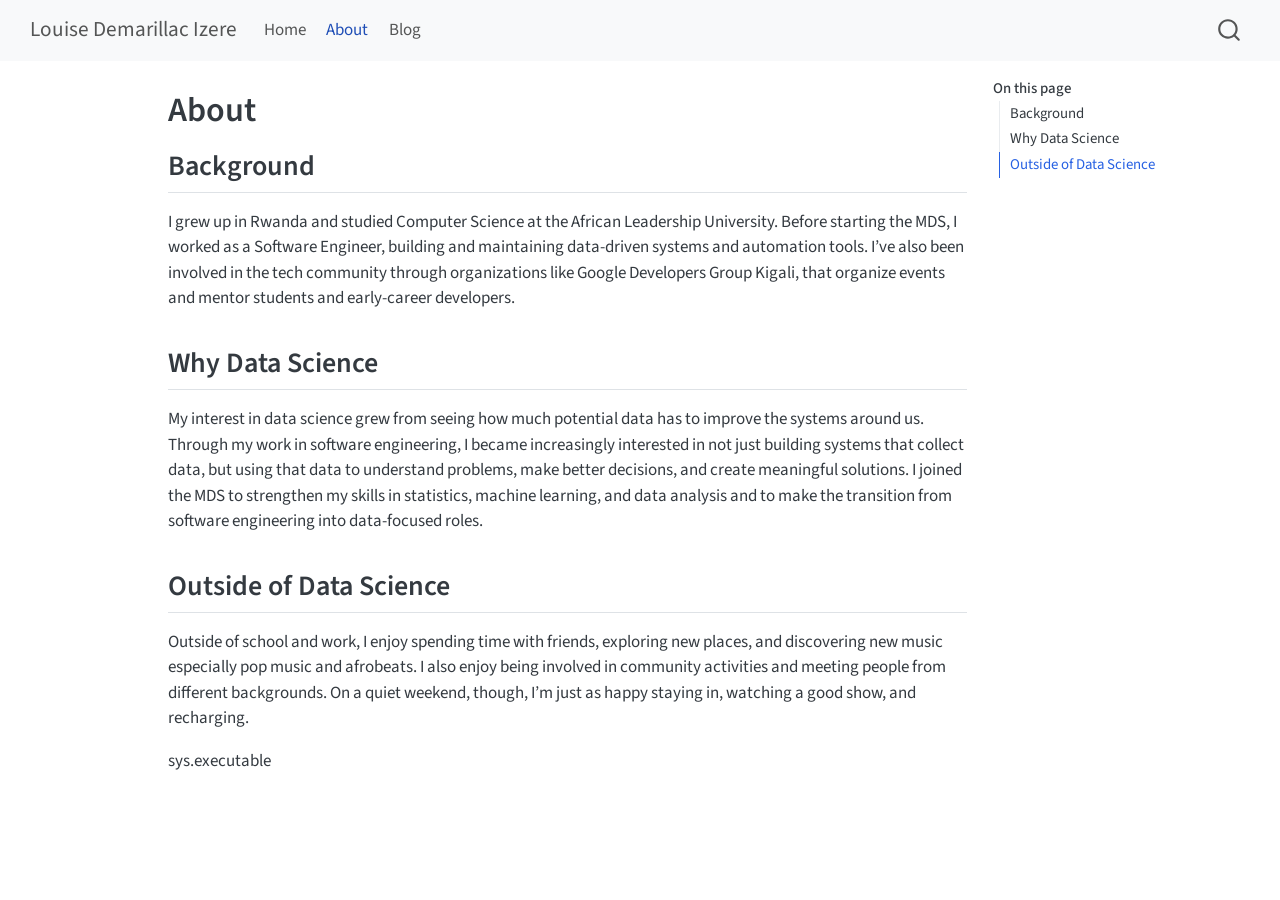
<file: docs/about.html>
<!DOCTYPE html>
<html xmlns="http://www.w3.org/1999/xhtml" lang="en" xml:lang="en"><head>

<meta charset="utf-8">
<meta name="generator" content="quarto-1.10.18">

<meta name="viewport" content="width=device-width, initial-scale=1.0, user-scalable=yes">


<title>About – Louise Demarillac Izere</title>
<style>
/* Default styles provided by pandoc.
** See https://pandoc.org/MANUAL.html#variables-for-html for config info.
*/
span.smallcaps{font-variant: small-caps;}
div.columns{display: flex; gap: 1.5em;}
div.column{flex: auto;}
@media screen {
div.columns{gap: min(4vw, 1.5em);}
div.column{overflow-x: auto;}
}
div.hanging-indent{margin-left: 1.5em; text-indent: -1.5em;}
ul.task-list{list-style: none;}
ul.task-list li input[type="checkbox"] {
  width: 0.8em;
  margin: 0 0.8em 0.2em -1em; /* quarto-specific, see https://github.com/quarto-dev/quarto-cli/issues/4556 */ 
  vertical-align: middle;
}
</style>


<script src="site_libs/quarto-nav/quarto-nav.js"></script>
<script src="site_libs/quarto-nav/headroom.min.js"></script>
<script src="site_libs/clipboard/clipboard.min.js"></script>
<script src="site_libs/quarto-search/autocomplete.umd.js"></script>
<script src="site_libs/quarto-search/fuse.min.js"></script>
<script src="site_libs/quarto-search/quarto-search.js"></script>
<meta name="quarto:offset" content="./">
<script src="site_libs/quarto-html/quarto.js" type="module"></script>
<script src="site_libs/quarto-html/tabsets/tabsets.js" type="module"></script>
<script src="site_libs/quarto-html/popper.min.js"></script>
<script src="site_libs/quarto-html/tippy.umd.min.js"></script>
<script src="site_libs/quarto-html/anchor.min.js"></script>
<link href="site_libs/quarto-html/tippy.css" rel="stylesheet">
<link href="site_libs/quarto-html/quarto-syntax-highlighting-64a204ab8560d761af7679ceaba22944.css" rel="stylesheet" id="quarto-text-highlighting-styles">
<script src="site_libs/bootstrap/bootstrap.min.js"></script>
<link href="site_libs/bootstrap/bootstrap-icons.css" rel="stylesheet">
<link href="site_libs/bootstrap/bootstrap-445b8638c3d06994fee0907d791121c4.min.css" rel="stylesheet" append-hash="true" id="quarto-bootstrap" data-mode="light">
<script id="quarto-search-options" type="application/json">{
  "location": "navbar",
  "copy-button": false,
  "collapse-after": 3,
  "panel-placement": "end",
  "type": "overlay",
  "limit": 50,
  "keyboard-shortcut": [
    "f",
    "/",
    "s"
  ],
  "show-item-context": false,
  "language": {
    "search-no-results-text": "No results",
    "search-matching-documents-text": "matching documents",
    "search-copy-link-title": "Copy link to search",
    "search-hide-matches-text": "Hide additional matches",
    "search-more-match-text": "more match in this document",
    "search-more-matches-text": "more matches in this document",
    "search-clear-button-title": "Clear",
    "search-text-placeholder": "",
    "search-detached-cancel-button-title": "Cancel",
    "search-submit-button-title": "Submit",
    "search-label": "Search"
  }
}</script>


<link rel="stylesheet" href="styles.css">
</head>

<body class="nav-fixed quarto-light">

<div id="quarto-search-results"></div>
  <header id="quarto-header" class="headroom fixed-top">
    <nav class="navbar navbar-expand-lg " data-bs-theme="dark">
      <div class="navbar-container container-fluid">
      <div class="navbar-brand-container mx-auto">
    <a class="navbar-brand" href="./index.html">
    <span class="navbar-title">Louise Demarillac Izere</span>
    </a>
  </div>
            <div id="quarto-search" class="" title="Search"></div>
          <button class="navbar-toggler" type="button" data-bs-toggle="collapse" data-bs-target="#navbarCollapse" aria-controls="navbarCollapse" role="menu" aria-expanded="false" aria-label="Toggle navigation" onclick="if (window.quartoToggleHeadroom) { window.quartoToggleHeadroom(); }">
  <span class="navbar-toggler-icon"></span>
</button>
          <div class="collapse navbar-collapse" id="navbarCollapse">
            <ul class="navbar-nav navbar-nav-scroll me-auto">
  <li class="nav-item">
    <a class="nav-link" href="./index.html"> 
<span class="menu-text">Home</span></a>
  </li>  
  <li class="nav-item">
    <a class="nav-link active" href="./about.html" aria-current="page"> 
<span class="menu-text">About</span></a>
  </li>  
  <li class="nav-item">
    <a class="nav-link" href="./blog.html"> 
<span class="menu-text">Blog</span></a>
  </li>  
</ul>
          </div> <!-- /navcollapse -->
            <div class="quarto-navbar-tools">
</div>
      </div> <!-- /container-fluid -->
    </nav>
</header>
<!-- content -->
<div id="quarto-content" class="quarto-container page-columns page-rows-contents page-layout-article page-navbar">
<!-- sidebar -->
<!-- margin-sidebar -->
    <div id="quarto-margin-sidebar" class="sidebar margin-sidebar">
        <nav id="TOC" role="doc-toc" class="toc-active">
    <h2 id="toc-title">On this page</h2>
   
  <ul>
  <li><a href="#background" id="toc-background" class="nav-link active" data-scroll-target="#background">Background</a></li>
  <li><a href="#why-data-science" id="toc-why-data-science" class="nav-link" data-scroll-target="#why-data-science">Why Data Science</a></li>
  <li><a href="#outside-of-data-science" id="toc-outside-of-data-science" class="nav-link" data-scroll-target="#outside-of-data-science">Outside of Data Science</a></li>
  </ul>
</nav>
    </div>
<!-- main -->
<main class="content" id="quarto-document-content">

<header id="title-block-header" class="quarto-title-block default">
<div class="quarto-title">
<h1 class="title">About</h1>
</div>



<div class="quarto-title-meta">

    
  
    
  </div>
  


</header>


<section id="background" class="level2">
<h2 class="anchored" data-anchor-id="background">Background</h2>
<p>I grew up in Rwanda and studied Computer Science at the African Leadership University. Before starting the MDS, I worked as a Software Engineer, building and maintaining data-driven systems and automation tools. I’ve also been involved in the tech community through organizations like Google Developers Group Kigali, that organize events and mentor students and early-career developers.</p>
</section>
<section id="why-data-science" class="level2">
<h2 class="anchored" data-anchor-id="why-data-science">Why Data Science</h2>
<p>My interest in data science grew from seeing how much potential data has to improve the systems around us. Through my work in software engineering, I became increasingly interested in not just building systems that collect data, but using that data to understand problems, make better decisions, and create meaningful solutions. I joined the MDS to strengthen my skills in statistics, machine learning, and data analysis and to make the transition from software engineering into data-focused roles.</p>
</section>
<section id="outside-of-data-science" class="level2">
<h2 class="anchored" data-anchor-id="outside-of-data-science">Outside of Data Science</h2>
<p>Outside of school and work, I enjoy spending time with friends, exploring new places, and discovering new music especially pop music and afrobeats. I also enjoy being involved in community activities and meeting people from different backgrounds. On a quiet weekend, though, I’m just as happy staying in, watching a good show, and recharging.</p>
<p>sys.executable</p>


</section>

</main> <!-- /main -->
<script id="quarto-html-after-body" type="application/javascript">
  window.document.addEventListener("DOMContentLoaded", function (event) {
    const icon = "";
    const anchorJS = new window.AnchorJS();
    anchorJS.options = {
      placement: 'right',
      icon: icon
    };
    anchorJS.add('.anchored');
    const isCodeAnnotation = (el) => {
      for (const clz of el.classList) {
        if (clz.startsWith('code-annotation-')) {                     
          return true;
        }
      }
      return false;
    }
    const onCopySuccess = function(e) {
      // button target
      const button = e.trigger;
      // don't keep focus
      button.blur();
      // flash "checked"
      button.classList.add('code-copy-button-checked');
      var currentTitle = button.getAttribute("title");
      button.setAttribute("title", "Copied!");
      let tooltip;
      if (window.bootstrap) {
        button.setAttribute("data-bs-toggle", "tooltip");
        button.setAttribute("data-bs-placement", "left");
        button.setAttribute("data-bs-title", "Copied!");
        tooltip = new bootstrap.Tooltip(button, 
          { trigger: "manual", 
            customClass: "code-copy-button-tooltip",
            offset: [0, -8]});
        tooltip.show();    
      }
      setTimeout(function() {
        if (tooltip) {
          tooltip.hide();
          button.removeAttribute("data-bs-title");
          button.removeAttribute("data-bs-toggle");
          button.removeAttribute("data-bs-placement");
        }
        button.setAttribute("title", currentTitle);
        button.classList.remove('code-copy-button-checked');
      }, 1000);
      // clear code selection
      e.clearSelection();
    }
    const getTextToCopy = function(trigger) {
      const outerScaffold = trigger.parentElement.cloneNode(true);
      const codeEl = outerScaffold.querySelector('code');
      for (const childEl of codeEl.children) {
        if (isCodeAnnotation(childEl)) {
          childEl.remove();
        }
      }
      return codeEl.innerText;
    }
    const clipboard = new window.ClipboardJS('.code-copy-button:not([data-in-quarto-modal])', {
      text: getTextToCopy
    });
    clipboard.on('success', onCopySuccess);
    if (window.document.getElementById('quarto-embedded-source-code-modal')) {
      const clipboardModal = new window.ClipboardJS('.code-copy-button[data-in-quarto-modal]', {
        text: getTextToCopy,
        container: window.document.getElementById('quarto-embedded-source-code-modal')
      });
      clipboardModal.on('success', onCopySuccess);
    }
      var localhostRegex = new RegExp(/^(?:http|https):\/\/localhost\:?[0-9]*\//);
      var mailtoRegex = new RegExp(/^mailto:/);
        var filterRegex = new RegExp('/' + window.location.host + '/');
      var isInternal = (href) => {
          return filterRegex.test(href) || localhostRegex.test(href) || mailtoRegex.test(href);
      }
      // Inspect non-navigation links and adorn them if external
     var links = window.document.querySelectorAll('a[href]:not(.nav-link):not(.navbar-brand):not(.toc-action):not(.sidebar-link):not(.sidebar-item-toggle):not(.pagination-link):not(.no-external):not([aria-hidden]):not(.dropdown-item):not(.quarto-navigation-tool):not(.about-link)');
      for (var i=0; i<links.length; i++) {
        const link = links[i];
        if (!isInternal(link.href)) {
          // undo the damage that might have been done by quarto-nav.js in the case of
          // links that we want to consider external
          if (link.dataset.originalHref !== undefined) {
            link.href = link.dataset.originalHref;
          }
        }
      }
    function tippyHover(el, contentFn, onTriggerFn, onUntriggerFn) {
      const config = {
        allowHTML: true,
        maxWidth: 500,
        delay: 100,
        arrow: false,
        appendTo: function(el) {
            return el.parentElement;
        },
        interactive: true,
        interactiveBorder: 10,
        theme: 'quarto',
        placement: 'bottom-start',
      };
      if (contentFn) {
        config.content = contentFn;
      }
      if (onTriggerFn) {
        config.onTrigger = onTriggerFn;
      }
      if (onUntriggerFn) {
        config.onUntrigger = onUntriggerFn;
      }
      window.tippy(el, config); 
    }
    const noterefs = window.document.querySelectorAll('a[role="doc-noteref"]');
    for (var i=0; i<noterefs.length; i++) {
      const ref = noterefs[i];
      tippyHover(ref, function() {
        // use id or data attribute instead here
        let href = ref.getAttribute('data-footnote-href') || ref.getAttribute('href');
        try { href = new URL(href).hash; } catch {}
        const id = href.replace(/^#\/?/, "");
        const note = window.document.getElementById(id);
        if (note) {
          return note.innerHTML;
        } else {
          return "";
        }
      });
    }
    const xrefs = window.document.querySelectorAll('a.quarto-xref');
    const processXRef = (id, note) => {
      // Strip column container classes
      const stripColumnClz = (el) => {
        el.classList.remove("page-full", "page-columns");
        if (el.children) {
          for (const child of el.children) {
            stripColumnClz(child);
          }
        }
      }
      stripColumnClz(note)
      if (id === null || id.startsWith('sec-')) {
        // Special case sections, only their first couple elements
        const container = document.createElement("div");
        if (note.children && note.children.length > 2) {
          container.appendChild(note.children[0].cloneNode(true));
          for (let i = 1; i < note.children.length; i++) {
            const child = note.children[i];
            if (child.tagName === "P" && child.innerText === "") {
              continue;
            } else {
              container.appendChild(child.cloneNode(true));
              break;
            }
          }
          if (window.Quarto?.typesetMath) {
            window.Quarto.typesetMath(container);
          }
          return container.innerHTML
        } else {
          if (window.Quarto?.typesetMath) {
            window.Quarto.typesetMath(note);
          }
          return note.innerHTML;
        }
      } else {
        // Remove any anchor links if they are present
        const anchorLink = note.querySelector('a.anchorjs-link');
        if (anchorLink) {
          anchorLink.remove();
        }
        if (window.Quarto?.typesetMath) {
          window.Quarto.typesetMath(note);
        }
        if (note.classList.contains("callout")) {
          return note.outerHTML;
        } else {
          return note.innerHTML;
        }
      }
    }
    for (var i=0; i<xrefs.length; i++) {
      const xref = xrefs[i];
      tippyHover(xref, undefined, function(instance) {
        instance.disable();
        let url = xref.getAttribute('href');
        let hash = undefined; 
        if (url.startsWith('#')) {
          hash = url;
        } else {
          try { hash = new URL(url).hash; } catch {}
        }
        if (hash) {
          const id = hash.replace(/^#\/?/, "");
          const note = window.document.getElementById(id);
          if (note !== null) {
            try {
              const html = processXRef(id, note.cloneNode(true));
              instance.setContent(html);
            } finally {
              instance.enable();
              instance.show();
            }
          } else {
            // See if we can fetch this
            fetch(url.split('#')[0])
            .then(res => res.text())
            .then(html => {
              const parser = new DOMParser();
              const htmlDoc = parser.parseFromString(html, "text/html");
              const note = htmlDoc.getElementById(id);
              if (note !== null) {
                const html = processXRef(id, note);
                instance.setContent(html);
              } 
            }).finally(() => {
              instance.enable();
              instance.show();
            });
          }
        } else {
          // See if we can fetch a full url (with no hash to target)
          // This is a special case and we should probably do some content thinning / targeting
          fetch(url)
          .then(res => res.text())
          .then(html => {
            const parser = new DOMParser();
            const htmlDoc = parser.parseFromString(html, "text/html");
            const note = htmlDoc.querySelector('main.content');
            if (note !== null) {
              // This should only happen for chapter cross references
              // (since there is no id in the URL)
              // remove the first header
              if (note.children.length > 0 && note.children[0].tagName === "HEADER") {
                note.children[0].remove();
              }
              const html = processXRef(null, note);
              instance.setContent(html);
            } 
          }).finally(() => {
            instance.enable();
            instance.show();
          });
        }
      }, function(instance) {
      });
    }
        let selectedAnnoteEl;
        const selectorForAnnotation = ( cell, annotation) => {
          let cellAttr = 'data-code-cell="' + cell + '"';
          let lineAttr = 'data-code-annotation="' +  annotation + '"';
          const selector = 'span[' + cellAttr + '][' + lineAttr + ']';
          return selector;
        }
        const selectCodeLines = (annoteEl) => {
          const doc = window.document;
          const targetCell = annoteEl.getAttribute("data-target-cell");
          const targetAnnotation = annoteEl.getAttribute("data-target-annotation");
          const annoteSpan = window.document.querySelector(selectorForAnnotation(targetCell, targetAnnotation));
          const lines = annoteSpan.getAttribute("data-code-lines").split(",");
          const lineIds = lines.map((line) => {
            return targetCell + "-" + line;
          })
          let top = null;
          let height = null;
          let parent = null;
          if (lineIds.length > 0) {
              //compute the position of the single el (top and bottom and make a div)
              const el = window.document.getElementById(lineIds[0]);
              top = el.offsetTop;
              height = el.offsetHeight;
              parent = el.parentElement.parentElement;
            if (lineIds.length > 1) {
              const lastEl = window.document.getElementById(lineIds[lineIds.length - 1]);
              const bottom = lastEl.offsetTop + lastEl.offsetHeight;
              height = bottom - top;
            }
            if (top !== null && height !== null && parent !== null) {
              // cook up a div (if necessary) and position it 
              let div = window.document.getElementById("code-annotation-line-highlight");
              if (div === null) {
                div = window.document.createElement("div");
                div.setAttribute("id", "code-annotation-line-highlight");
                div.style.position = 'absolute';
                parent.appendChild(div);
              }
              div.style.top = top - 2 + "px";
              div.style.height = height + 4 + "px";
              div.style.left = 0;
              let gutterDiv = window.document.getElementById("code-annotation-line-highlight-gutter");
              if (gutterDiv === null) {
                gutterDiv = window.document.createElement("div");
                gutterDiv.setAttribute("id", "code-annotation-line-highlight-gutter");
                gutterDiv.style.position = 'absolute';
                const codeCell = window.document.getElementById(targetCell);
                const gutter = codeCell.querySelector('.code-annotation-gutter');
                gutter.appendChild(gutterDiv);
              }
              gutterDiv.style.top = top - 2 + "px";
              gutterDiv.style.height = height + 4 + "px";
            }
            selectedAnnoteEl = annoteEl;
          }
        };
        const unselectCodeLines = () => {
          const elementsIds = ["code-annotation-line-highlight", "code-annotation-line-highlight-gutter"];
          elementsIds.forEach((elId) => {
            const div = window.document.getElementById(elId);
            if (div) {
              div.remove();
            }
          });
          selectedAnnoteEl = undefined;
        };
          // Handle positioning of the toggle
      window.addEventListener(
        "resize",
        throttle(() => {
          elRect = undefined;
          if (selectedAnnoteEl) {
            selectCodeLines(selectedAnnoteEl);
          }
        }, 10)
      );
      function throttle(fn, ms) {
      let throttle = false;
      let timer;
        return (...args) => {
          if(!throttle) { // first call gets through
              fn.apply(this, args);
              throttle = true;
          } else { // all the others get throttled
              if(timer) clearTimeout(timer); // cancel #2
              timer = setTimeout(() => {
                fn.apply(this, args);
                timer = throttle = false;
              }, ms);
          }
        };
      }
        // Attach click handler to the DT
        const annoteDls = window.document.querySelectorAll('dt[data-target-cell]');
        for (const annoteDlNode of annoteDls) {
          annoteDlNode.addEventListener('click', (event) => {
            const clickedEl = event.target;
            if (clickedEl !== selectedAnnoteEl) {
              unselectCodeLines();
              const activeEl = window.document.querySelector('dt[data-target-cell].code-annotation-active');
              if (activeEl) {
                activeEl.classList.remove('code-annotation-active');
              }
              selectCodeLines(clickedEl);
              clickedEl.classList.add('code-annotation-active');
            } else {
              // Unselect the line
              unselectCodeLines();
              clickedEl.classList.remove('code-annotation-active');
            }
          });
        }
    const findCites = (el) => {
      const parentEl = el.parentElement;
      if (parentEl) {
        const cites = parentEl.dataset.cites;
        if (cites) {
          return {
            el,
            cites: cites.split(' ')
          };
        } else {
          return findCites(el.parentElement)
        }
      } else {
        return undefined;
      }
    };
    var bibliorefs = window.document.querySelectorAll('a[role="doc-biblioref"]');
    for (var i=0; i<bibliorefs.length; i++) {
      const ref = bibliorefs[i];
      const citeInfo = findCites(ref);
      if (citeInfo) {
        tippyHover(citeInfo.el, function() {
          var popup = window.document.createElement('div');
          citeInfo.cites.forEach(function(cite) {
            var citeDiv = window.document.createElement('div');
            citeDiv.classList.add('hanging-indent');
            citeDiv.classList.add('csl-entry');
            var biblioDiv = window.document.getElementById('ref-' + cite);
            if (biblioDiv) {
              citeDiv.innerHTML = biblioDiv.innerHTML;
            }
            popup.appendChild(citeDiv);
          });
          return popup.innerHTML;
        });
      }
    }
  });
  </script>
</div> <!-- /content -->




</body></html>
</file>
<file: docs/site_libs/quarto-html/tippy.css>
.tippy-box[data-animation=fade][data-state=hidden]{opacity:0}[data-tippy-root]{max-width:calc(100vw - 10px)}.tippy-box{position:relative;background-color:#333;color:#fff;border-radius:4px;font-size:14px;line-height:1.4;white-space:normal;outline:0;transition-property:transform,visibility,opacity}.tippy-box[data-placement^=top]>.tippy-arrow{bottom:0}.tippy-box[data-placement^=top]>.tippy-arrow:before{bottom:-7px;left:0;border-width:8px 8px 0;border-top-color:initial;transform-origin:center top}.tippy-box[data-placement^=bottom]>.tippy-arrow{top:0}.tippy-box[data-placement^=bottom]>.tippy-arrow:before{top:-7px;left:0;border-width:0 8px 8px;border-bottom-color:initial;transform-origin:center bottom}.tippy-box[data-placement^=left]>.tippy-arrow{right:0}.tippy-box[data-placement^=left]>.tippy-arrow:before{border-width:8px 0 8px 8px;border-left-color:initial;right:-7px;transform-origin:center left}.tippy-box[data-placement^=right]>.tippy-arrow{left:0}.tippy-box[data-placement^=right]>.tippy-arrow:before{left:-7px;border-width:8px 8px 8px 0;border-right-color:initial;transform-origin:center right}.tippy-box[data-inertia][data-state=visible]{transition-timing-function:cubic-bezier(.54,1.5,.38,1.11)}.tippy-arrow{width:16px;height:16px;color:#333}.tippy-arrow:before{content:"";position:absolute;border-color:transparent;border-style:solid}.tippy-content{position:relative;padding:5px 9px;z-index:1}
</file>
<file: docs/site_libs/quarto-html/quarto-syntax-highlighting-64a204ab8560d761af7679ceaba22944.css>
/* quarto syntax highlight colors */
:root {
  --quarto-hl-ot-color: #003B4F;
  --quarto-hl-at-color: #657422;
  --quarto-hl-ss-color: #20794D;
  --quarto-hl-an-color: #5E5E5E;
  --quarto-hl-fu-color: #4758AB;
  --quarto-hl-st-color: #20794D;
  --quarto-hl-cf-color: #003B4F;
  --quarto-hl-op-color: #5E5E5E;
  --quarto-hl-er-color: #AD0000;
  --quarto-hl-bn-color: #AD0000;
  --quarto-hl-al-color: #AD0000;
  --quarto-hl-va-color: #111111;
  --quarto-hl-bu-color: inherit;
  --quarto-hl-ex-color: inherit;
  --quarto-hl-pp-color: #AD0000;
  --quarto-hl-in-color: #5E5E5E;
  --quarto-hl-vs-color: #20794D;
  --quarto-hl-wa-color: #5E5E5E;
  --quarto-hl-do-color: #5E5E5E;
  --quarto-hl-im-color: #00769E;
  --quarto-hl-ch-color: #20794D;
  --quarto-hl-dt-color: #AD0000;
  --quarto-hl-fl-color: #AD0000;
  --quarto-hl-co-color: #5E5E5E;
  --quarto-hl-cv-color: #5E5E5E;
  --quarto-hl-cn-color: #8f5902;
  --quarto-hl-sc-color: #5E5E5E;
  --quarto-hl-dv-color: #AD0000;
  --quarto-hl-kw-color: #003B4F;
}

/* other quarto variables */
:root {
  --quarto-font-monospace: SFMono-Regular, Menlo, Monaco, Consolas, "Liberation Mono", "Courier New", monospace;
}

/* syntax highlight based on Pandoc's rules */
pre > code.sourceCode > span {
  color: #003B4F;
}

code.sourceCode > span {
  color: #003B4F;
}

div.sourceCode,
div.sourceCode pre.sourceCode {
  color: #003B4F;
}

/* Normal */
code span {
  color: #003B4F;
}

/* Alert */
code span.al {
  color: #AD0000;
  font-style: inherit;
}

/* Annotation */
code span.an {
  color: #5E5E5E;
  font-style: inherit;
}

/* Attribute */
code span.at {
  color: #657422;
  font-style: inherit;
}

/* BaseN */
code span.bn {
  color: #AD0000;
  font-style: inherit;
}

/* BuiltIn */
code span.bu {
  font-style: inherit;
}

/* ControlFlow */
code span.cf {
  color: #003B4F;
  font-weight: bold;
  font-style: inherit;
}

/* Char */
code span.ch {
  color: #20794D;
  font-style: inherit;
}

/* Constant */
code span.cn {
  color: #8f5902;
  font-style: inherit;
}

/* Comment */
code span.co {
  color: #5E5E5E;
  font-style: inherit;
}

/* CommentVar */
code span.cv {
  color: #5E5E5E;
  font-style: italic;
}

/* Documentation */
code span.do {
  color: #5E5E5E;
  font-style: italic;
}

/* DataType */
code span.dt {
  color: #AD0000;
  font-style: inherit;
}

/* DecVal */
code span.dv {
  color: #AD0000;
  font-style: inherit;
}

/* Error */
code span.er {
  color: #AD0000;
  font-style: inherit;
}

/* Extension */
code span.ex {
  font-style: inherit;
}

/* Float */
code span.fl {
  color: #AD0000;
  font-style: inherit;
}

/* Function */
code span.fu {
  color: #4758AB;
  font-style: inherit;
}

/* Import */
code span.im {
  color: #00769E;
  font-style: inherit;
}

/* Information */
code span.in {
  color: #5E5E5E;
  font-style: inherit;
}

/* Keyword */
code span.kw {
  color: #003B4F;
  font-weight: bold;
  font-style: inherit;
}

/* Operator */
code span.op {
  color: #5E5E5E;
  font-style: inherit;
}

/* Other */
code span.ot {
  color: #003B4F;
  font-style: inherit;
}

/* Preprocessor */
code span.pp {
  color: #AD0000;
  font-style: inherit;
}

/* SpecialChar */
code span.sc {
  color: #5E5E5E;
  font-style: inherit;
}

/* SpecialString */
code span.ss {
  color: #20794D;
  font-style: inherit;
}

/* String */
code span.st {
  color: #20794D;
  font-style: inherit;
}

/* Variable */
code span.va {
  color: #111111;
  font-style: inherit;
}

/* VerbatimString */
code span.vs {
  color: #20794D;
  font-style: inherit;
}

/* Warning */
code span.wa {
  color: #5E5E5E;
  font-style: italic;
}

.prevent-inlining {
  content: "</";
}

/*# sourceMappingURL=9d8d5bb603a83b8298b89080a598c93b.css.map */
</file>
<file: docs/styles.css>
.first-day {
  width: 100%;
  height: 500px;
  object-fit: cover;
  object-position: 50% 35%;
}

.thumbnail-image {
  height: 120px;
  object-position: 50% 35%;
}
</file>
